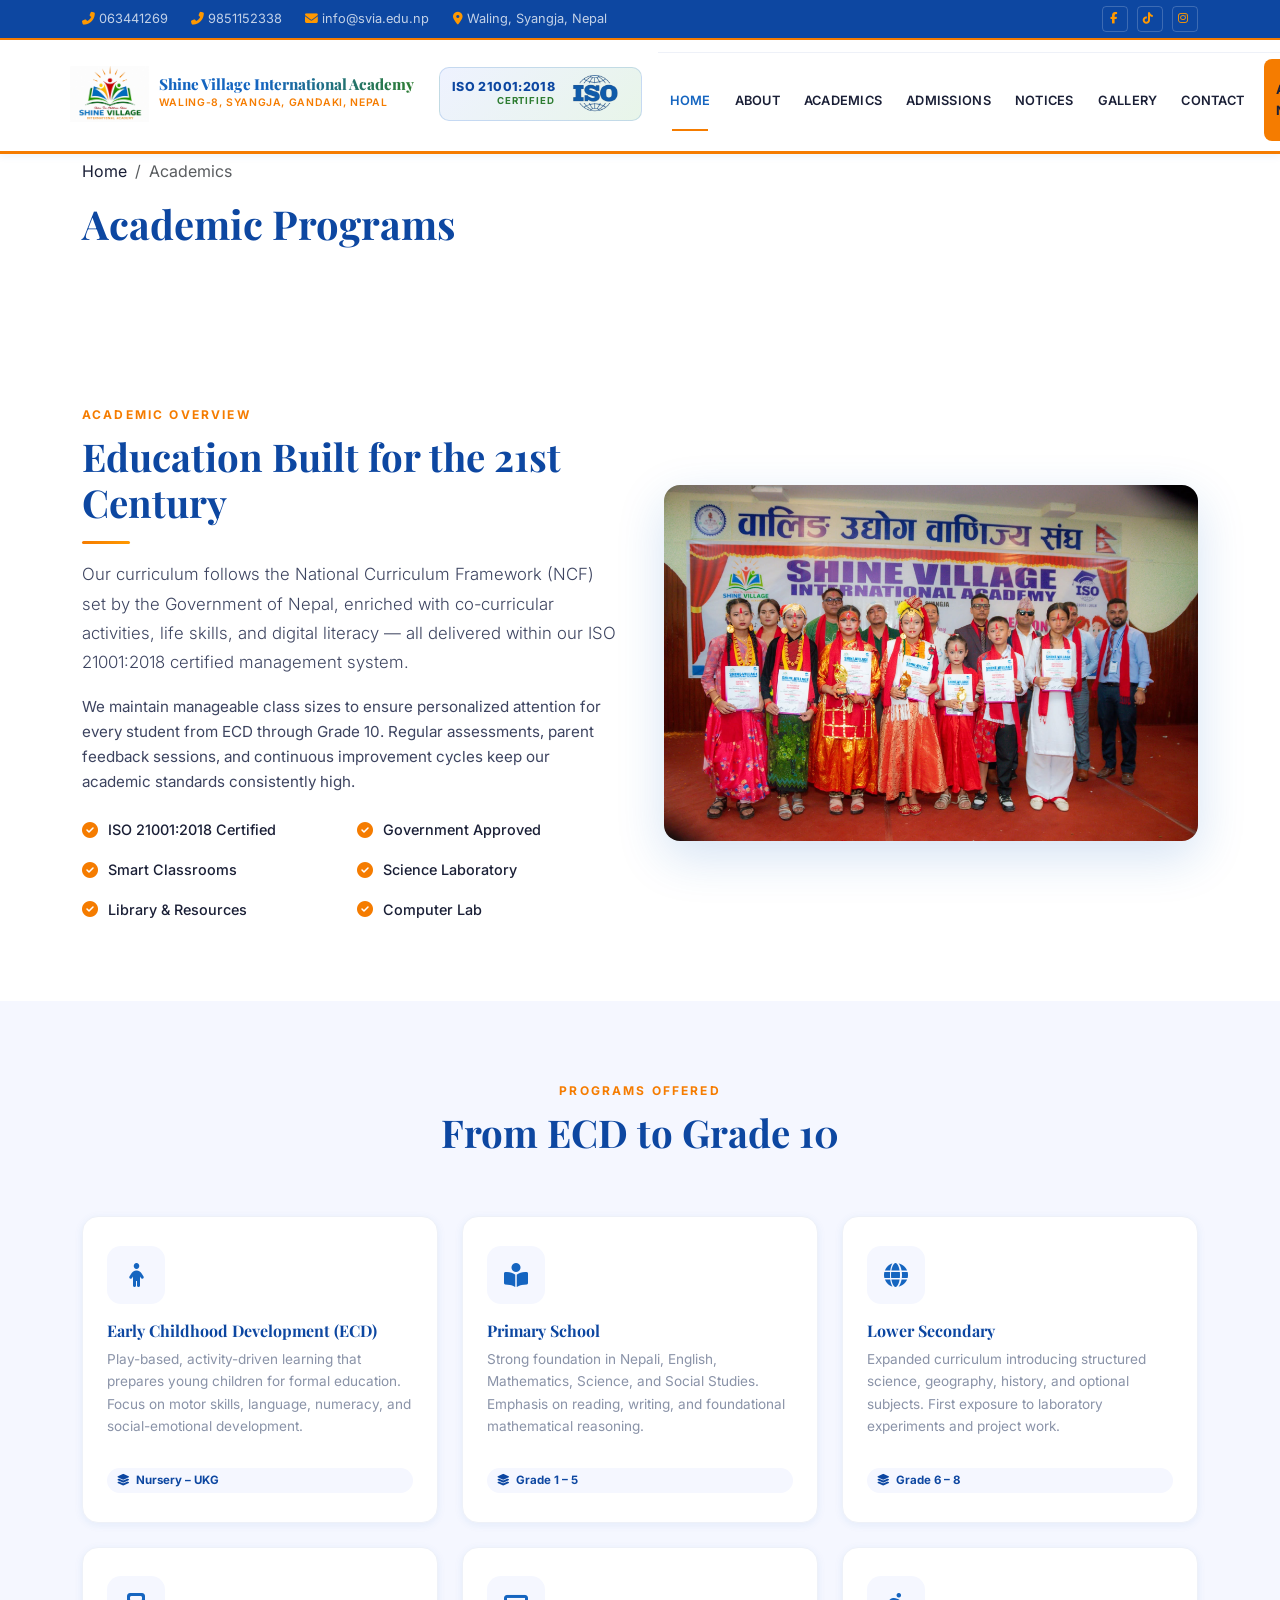
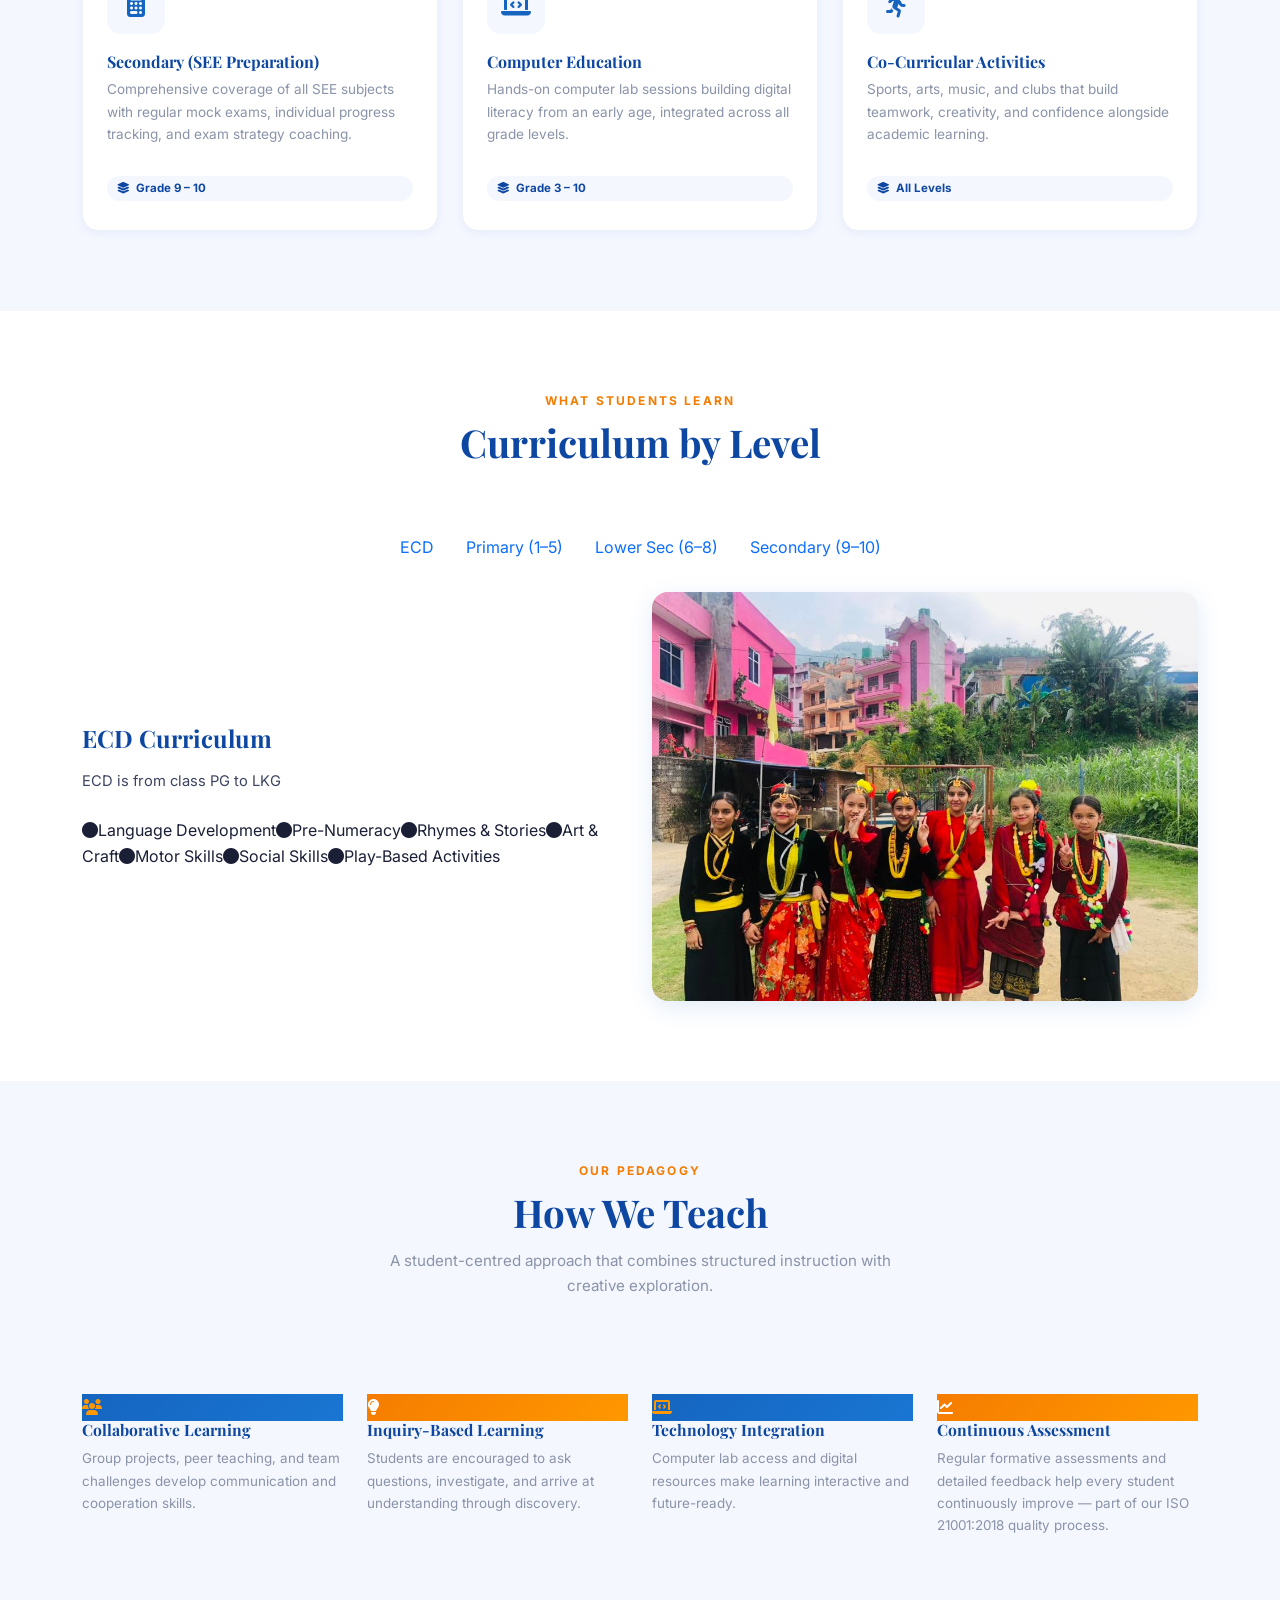
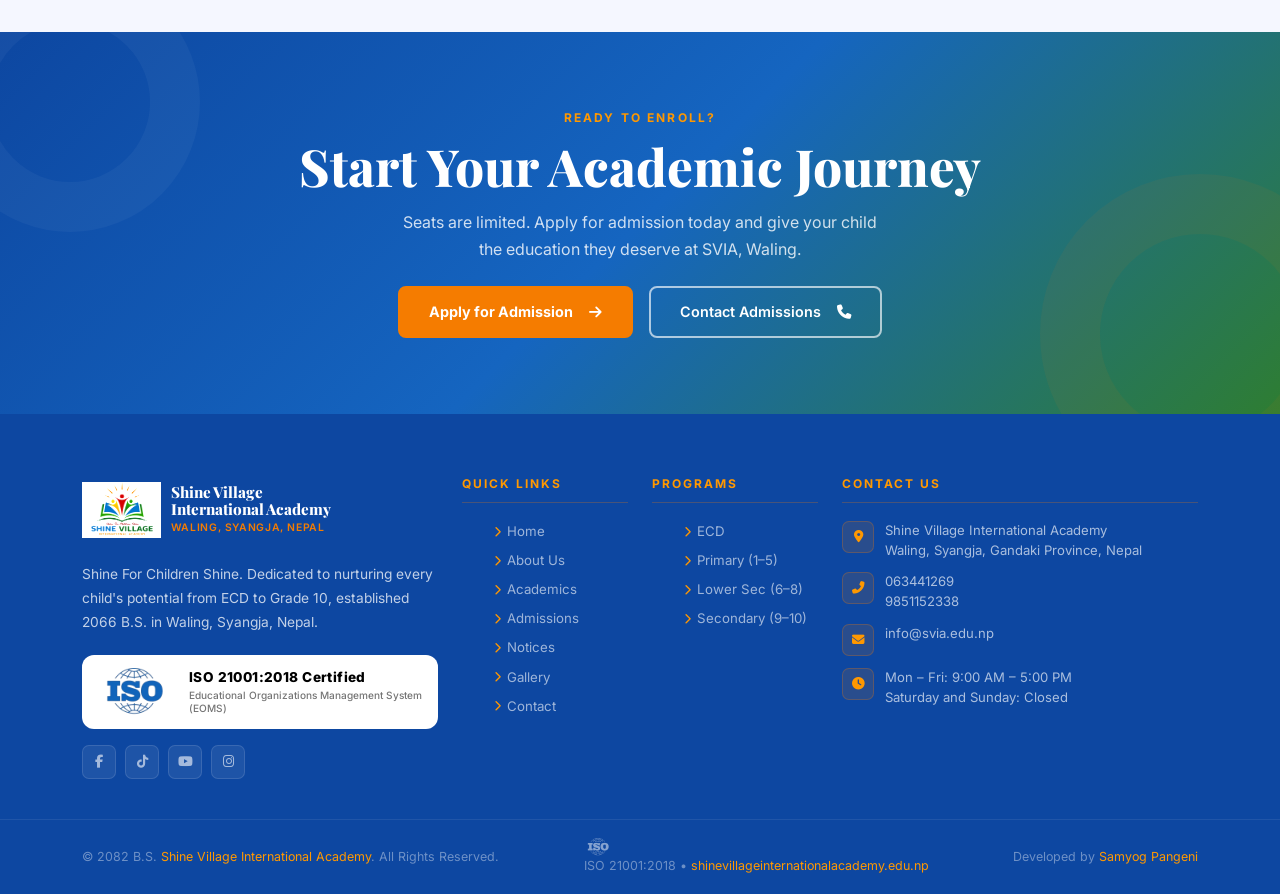
<file: academics/index.html>
<!DOCTYPE html>
<html lang="en">
<head>
  <meta charset="UTF-8" /><meta name="viewport" content="width=device-width, initial-scale=1.0" />
  <base href="/" />
  <title>Academics | Shine Village International Academy — Waling, Syangja</title>
  <meta name="description" content="Explore academic programs at Shine Village International Academy — ECD to Grade 10, ISO 21001:2018 certified institution in Waling, Syangja." />
  <link rel="icon" type="image/png" href="assets/images/logo.png" />
  <link href="https://cdn.jsdelivr.net/npm/bootstrap@5.3.2/dist/css/bootstrap.min.css" rel="stylesheet" />
  <link href="https://cdnjs.cloudflare.com/ajax/libs/font-awesome/6.5.0/css/all.min.css" rel="stylesheet" />
  <link href="https://fonts.googleapis.com/css2?family=Playfair+Display:wght@600;700;800&family=Inter:wght@300;400;500;600;700&display=swap" rel="stylesheet" />
  <link rel="stylesheet" href="assets/css/style.css" />
  <script src="assets/js/loader.js"></script>
  <script type="application/ld+json">
{
  "@context": "https://schema.org",
  "@type": "School",
  "name": "Shine Village International Academy",
  "alternateName": "SVIA",
  "url": "https://svia.edu.np",
  "logo": "https://svia.edu.np/assets/images/logo.png",
  "description": "Shine Village International Academy is an ISO 21001:2018 certified educational institution in Waling, Syangja, Nepal, offering quality education from Early Childhood Development (ECD) to Grade 10.",
  "foundingDate": "2066",
  "address": {
    "@type": "33801:PostalAddress",
    "streetAddress": "Waling-08",
    "addressLocality": "Waling",
    "addressRegion": "Syangja",
    "addressCountry": "NP"
  },
  "telephone": "9851152338",
  "email": "info@svia.edu.np",
  "sameAs": [
    "https://www.facebook.com/profile.php?id=100063855158787",
    "https://www.instagram.com/YOUR-HANDLE"
  ]
}
</script>
</head>
<body>

<div id="site-header"></div>

<!-- ═══════════════════ PAGE HERO ═══════════════════ -->
<section class="page-hero">
  <div class="container">
    <nav aria-label="breadcrumb" class="breadcrumb-nav mb-3"><ol class="breadcrumb mb-0"><li class="breadcrumb-item"><a href="/">Home</a></li><li class="breadcrumb-item active">Academics</li></ol></nav>
    <h1 class="page-hero-title">Academic <span>Programs</span></h1>
    <p class="mt-2" style="color:rgba(255,255,255,0.7);max-width:560px">A rigorous, balanced curriculum from ECD to Grade 10, designed to challenge students intellectually and develop them holistically.</p>
  </div>
</section>

<!-- ═══════════════════ OVERVIEW ═══════════════════ -->
<section class="section-pad">
  <div class="container">
    <div class="row g-5 align-items-center">
      <div class="col-lg-6 reveal-left">
        <span class="section-eyebrow">Academic Overview</span>
        <h2 class="section-title">Education Built for the 21st Century</h2>
        <div class="divider-orange"></div>
        <p class="lead mb-3">Our curriculum follows the National Curriculum Framework (NCF) set by the Government of Nepal, enriched with co-curricular activities, life skills, and digital literacy — all delivered within our ISO 21001:2018 certified management system.</p>
        <p style="color:var(--dark-gray);font-size:0.95rem;margin-bottom:1.5rem">We maintain manageable class sizes to ensure personalized attention for every student from ECD through Grade 10. Regular assessments, parent feedback sessions, and continuous improvement cycles keep our academic standards consistently high.</p>
        <div class="row g-3">
          <div class="col-6"><div style="display:flex;gap:10px;align-items:center"><i class="fas fa-check-circle text-orange"></i><span style="font-size:0.9rem;font-weight:500">ISO 21001:2018 Certified</span></div></div>
          <div class="col-6"><div style="display:flex;gap:10px;align-items:center"><i class="fas fa-check-circle text-orange"></i><span style="font-size:0.9rem;font-weight:500">Government Approved</span></div></div>
          <div class="col-6"><div style="display:flex;gap:10px;align-items:center"><i class="fas fa-check-circle text-orange"></i><span style="font-size:0.9rem;font-weight:500">Smart Classrooms</span></div></div>
          <div class="col-6"><div style="display:flex;gap:10px;align-items:center"><i class="fas fa-check-circle text-orange"></i><span style="font-size:0.9rem;font-weight:500">Science Laboratory</span></div></div>
          <div class="col-6"><div style="display:flex;gap:10px;align-items:center"><i class="fas fa-check-circle text-orange"></i><span style="font-size:0.9rem;font-weight:500">Library &amp; Resources</span></div></div>
          <div class="col-6"><div style="display:flex;gap:10px;align-items:center"><i class="fas fa-check-circle text-orange"></i><span style="font-size:0.9rem;font-weight:500">Computer Lab</span></div></div>
        </div>
      </div>
      <div class="col-lg-6 reveal-right">
        <img src="assets/images/gallery/2.jpg" alt="Classroom at SVIA" style="border-radius:var(--radius-lg);width:100%;box-shadow:var(--shadow-lg)" />
      </div>
    </div>
  </div>
</section>

<!-- ═══════════════════ PROGRAMS OFFERED ═══════════════════ -->
<section class="section-pad section-bg-light">
  <div class="container">
    <div class="row justify-content-center mb-5"><div class="col-lg-6 text-center reveal"><span class="section-eyebrow">Programs Offered</span><h2 class="section-title">From ECD to Grade 10</h2></div></div>
    <div class="row g-4">
      <div class="col-md-6 col-lg-4 reveal"><div class="program-card"><div class="program-icon"><i class="fas fa-child"></i></div><h5>Early Childhood Development (ECD)</h5><p>Play-based, activity-driven learning that prepares young children for formal education. Focus on motor skills, language, numeracy, and social-emotional development.</p><span class="program-grades"><i class="fas fa-layer-group"></i> Nursery – UKG</span></div></div>
      <div class="col-md-6 col-lg-4 reveal"><div class="program-card"><div class="program-icon"><i class="fas fa-book-reader"></i></div><h5>Primary School</h5><p>Strong foundation in Nepali, English, Mathematics, Science, and Social Studies. Emphasis on reading, writing, and foundational mathematical reasoning.</p><span class="program-grades"><i class="fas fa-layer-group"></i> Grade 1 – 5</span></div></div>
      <div class="col-md-6 col-lg-4 reveal"><div class="program-card"><div class="program-icon"><i class="fas fa-globe"></i></div><h5>Lower Secondary</h5><p>Expanded curriculum introducing structured science, geography, history, and optional subjects. First exposure to laboratory experiments and project work.</p><span class="program-grades"><i class="fas fa-layer-group"></i> Grade 6 – 8</span></div></div>
      <div class="col-md-6 col-lg-4 reveal"><div class="program-card"><div class="program-icon"><i class="fas fa-calculator"></i></div><h5>Secondary (SEE Preparation)</h5><p>Comprehensive coverage of all SEE subjects with regular mock exams, individual progress tracking, and exam strategy coaching.</p><span class="program-grades"><i class="fas fa-layer-group"></i> Grade 9 – 10</span></div></div>
      <div class="col-md-6 col-lg-4 reveal"><div class="program-card"><div class="program-icon"><i class="fas fa-laptop-code"></i></div><h5>Computer Education</h5><p>Hands-on computer lab sessions building digital literacy from an early age, integrated across all grade levels.</p><span class="program-grades"><i class="fas fa-layer-group"></i> Grade 3 – 10</span></div></div>
      <div class="col-md-6 col-lg-4 reveal"><div class="program-card"><div class="program-icon"><i class="fas fa-running"></i></div><h5>Co-Curricular Activities</h5><p>Sports, arts, music, and clubs that build teamwork, creativity, and confidence alongside academic learning.</p><span class="program-grades"><i class="fas fa-layer-group"></i> All Levels</span></div></div>
    </div>
  </div>
</section>

<!-- ═══════════════════ CURRICULUM TABS ═══════════════════ -->
<section class="section-pad">
  <div class="container">
    <div class="row justify-content-center mb-5"><div class="col-lg-6 text-center reveal"><span class="section-eyebrow">What Students Learn</span><h2 class="section-title">Curriculum by Level</h2></div></div>
    <ul class="nav curriculum-tab flex-wrap justify-content-center mb-4 reveal" id="currTab">
      <li class="nav-item"><button class="nav-link active" data-bs-toggle="tab" data-bs-target="#ecd">ECD</button></li>
      <li class="nav-item"><button class="nav-link" data-bs-toggle="tab" data-bs-target="#primary">Primary (1–5)</button></li>
      <li class="nav-item"><button class="nav-link" data-bs-toggle="tab" data-bs-target="#lower">Lower Sec (6–8)</button></li>
      <li class="nav-item"><button class="nav-link" data-bs-toggle="tab" data-bs-target="#secondary">Secondary (9–10)</button></li>
    </ul>
    <div class="tab-content reveal">
      <div class="tab-pane fade show active" id="ecd">
        <div class="row g-4 align-items-center">
          <div class="col-lg-6">
            <h4 style="font-family:var(--font-display);color:var(--blue-dark);margin-bottom:1rem">ECD Curriculum</h4>
            <p style="color:var(--dark-gray);font-size:0.92rem;margin-bottom:1.5rem">ECD is from class PG to LKG </p>
            <div><span class="subject-chip"><i class="fas fa-circle"></i>Language Development</span><span class="subject-chip"><i class="fas fa-circle"></i>Pre-Numeracy</span><span class="subject-chip"><i class="fas fa-circle"></i>Rhymes &amp; Stories</span><span class="subject-chip"><i class="fas fa-circle"></i>Art &amp; Craft</span><span class="subject-chip"><i class="fas fa-circle"></i>Motor Skills</span><span class="subject-chip"><i class="fas fa-circle"></i>Social Skills</span><span class="subject-chip"><i class="fas fa-circle"></i>Play-Based Activities</span></div>
          </div>
          <div class="col-lg-6"><img src="assets/images/gallery/13.jpg" alt="ECD class" style="border-radius:var(--radius-lg);width:100%;box-shadow:var(--shadow-md)" /></div>
        </div>
      </div>
      <div class="tab-pane fade" id="primary">
        <div class="row g-4 align-items-center">
          <div class="col-lg-6">
            <h4 style="font-family:var(--font-display);color:var(--blue-dark);margin-bottom:1rem">Primary School Curriculum</h4>
            <p style="color:var(--dark-gray);font-size:0.92rem;margin-bottom:1.5rem">The primary curriculum develops foundational literacy and numeracy through structured yet engaging pedagogy. Students are assessed continuously through class activities, projects, and term exams.</p>
            <div><span class="subject-chip"><i class="fas fa-circle"></i>Nepali Language</span><span class="subject-chip"><i class="fas fa-circle"></i>English Language</span><span class="subject-chip"><i class="fas fa-circle"></i>Mathematics</span><span class="subject-chip"><i class="fas fa-circle"></i>Environmental Science</span><span class="subject-chip"><i class="fas fa-circle"></i>Social Studies</span><span class="subject-chip"><i class="fas fa-circle"></i>Moral Education</span><span class="subject-chip"><i class="fas fa-circle"></i>Health &amp; Physical Education</span><span class="subject-chip"><i class="fas fa-circle"></i>Computer Fundamentals</span><span class="subject-chip"><i class="fas fa-circle"></i>Art &amp; Craft</span></div>
          </div>
          <div class="col-lg-6"><img src="assets/images/gallery/14.jpg" alt="Primary class" style="border-radius:var(--radius-lg);width:100%;box-shadow:var(--shadow-md)" /></div>
        </div>
      </div>
      <div class="tab-pane fade" id="lower">
        <div class="row g-4 align-items-center">
          <div class="col-lg-6">
            <h4 style="font-family:var(--font-display);color:var(--blue-dark);margin-bottom:1rem">Lower Secondary Curriculum</h4>
            <p style="color:var(--dark-gray);font-size:0.92rem;margin-bottom:1.5rem">Students engage with more complex subjects and begin laboratory science. Project-based learning and group work develop collaboration and critical thinking.</p>
            <div><span class="subject-chip"><i class="fas fa-circle"></i>Nepali</span><span class="subject-chip"><i class="fas fa-circle"></i>English</span><span class="subject-chip"><i class="fas fa-circle"></i>Mathematics</span><span class="subject-chip"><i class="fas fa-circle"></i>Science</span><span class="subject-chip"><i class="fas fa-circle"></i>Social Studies</span><span class="subject-chip"><i class="fas fa-circle"></i>Health &amp; PE</span><span class="subject-chip"><i class="fas fa-circle"></i>Computer Science</span><span class="subject-chip"><i class="fas fa-circle"></i>Optional Subject</span><span class="subject-chip"><i class="fas fa-circle"></i>Moral Education</span></div>
          </div>
          <div class="col-lg-6"><img src="assets/images/gallery/15.jpg" alt="Lower secondary" style="border-radius:var(--radius-lg);width:100%;box-shadow:var(--shadow-md)" /></div>
        </div>
      </div>
      <div class="tab-pane fade" id="secondary">
        <div class="row g-4 align-items-center">
          <div class="col-lg-6">
            <h4 style="font-family:var(--font-display);color:var(--blue-dark);margin-bottom:1rem">Secondary (SEE) Curriculum</h4>
            <p style="color:var(--dark-gray);font-size:0.92rem;margin-bottom:1.5rem">The SEE curriculum is meticulously structured with regular unit tests, half-yearly exams, and full mock SEE exams to ensure students are fully prepared for the national examination.</p>
            <div><span class="subject-chip"><i class="fas fa-circle"></i>Compulsory Nepali</span><span class="subject-chip"><i class="fas fa-circle"></i>Compulsory English</span><span class="subject-chip"><i class="fas fa-circle"></i>Compulsory Mathematics</span><span class="subject-chip"><i class="fas fa-circle"></i>Science &amp; Technology</span><span class="subject-chip"><i class="fas fa-circle"></i>Social Studies &amp; HR</span><span class="subject-chip"><i class="fas fa-circle"></i>Health &amp; PE</span><span class="subject-chip"><i class="fas fa-circle"></i>Computer Science (Optional)</span><span class="subject-chip"><i class="fas fa-circle"></i>Opt. Mathematics</span></div>
          </div>
          <div class="col-lg-6"><img src="assets/images/gallery/16.jpg" alt="Secondary" style="border-radius:var(--radius-lg);width:100%;box-shadow:var(--shadow-md)" /></div>
        </div>
      </div>
    </div>
  </div>
</section>

<!-- ═══════════════════ LEARNING APPROACH ═══════════════════ -->
<section class="section-pad section-bg-light">
  <div class="container">
    <div class="row justify-content-center mb-5"><div class="col-lg-6 text-center reveal"><span class="section-eyebrow">Our Pedagogy</span><h2 class="section-title">How We Teach</h2><p class="section-subtitle">A student-centred approach that combines structured instruction with creative exploration.</p></div></div>
    <div class="row g-4">
      <div class="col-md-6 col-lg-3 reveal"><div class="learning-pillar"><div class="pillar-icon" style="background:linear-gradient(135deg,var(--blue),var(--blue-light));color:var(--orange-light)"><i class="fas fa-users"></i></div><h5 style="font-size:0.98rem;margin-bottom:0.5rem">Collaborative Learning</h5><p style="font-size:0.84rem;color:var(--mid-gray)">Group projects, peer teaching, and team challenges develop communication and cooperation skills.</p></div></div>
      <div class="col-md-6 col-lg-3 reveal"><div class="learning-pillar"><div class="pillar-icon" style="background:linear-gradient(135deg,var(--orange),var(--orange-light));color:#fff"><i class="fas fa-lightbulb"></i></div><h5 style="font-size:0.98rem;margin-bottom:0.5rem">Inquiry-Based Learning</h5><p style="font-size:0.84rem;color:var(--mid-gray)">Students are encouraged to ask questions, investigate, and arrive at understanding through discovery.</p></div></div>
      <div class="col-md-6 col-lg-3 reveal"><div class="learning-pillar"><div class="pillar-icon" style="background:linear-gradient(135deg,var(--blue),var(--blue-light));color:var(--orange-light)"><i class="fas fa-laptop-code"></i></div><h5 style="font-size:0.98rem;margin-bottom:0.5rem">Technology Integration</h5><p style="font-size:0.84rem;color:var(--mid-gray)">Computer lab access and digital resources make learning interactive and future-ready.</p></div></div>
      <div class="col-md-6 col-lg-3 reveal"><div class="learning-pillar"><div class="pillar-icon" style="background:linear-gradient(135deg,var(--orange),var(--orange-light));color:#fff"><i class="fas fa-chart-line"></i></div><h5 style="font-size:0.98rem;margin-bottom:0.5rem">Continuous Assessment</h5><p style="font-size:0.84rem;color:var(--mid-gray)">Regular formative assessments and detailed feedback help every student continuously improve — part of our ISO 21001:2018 quality process.</p></div></div>
    </div>
  </div>
</section>

<!-- ═══════════════════ CTA ═══════════════════ -->
<section class="cta-section">
  <div class="container text-center reveal">
    <span class="section-eyebrow" style="color:var(--orange-light)">Ready to Enroll?</span>
    <h2 style="font-size:clamp(2rem,4vw,3.5rem);color:#fff;font-weight:800;margin-bottom:.75rem">Start Your Academic Journey</h2>
    <p class="mb-4" style="color:rgba(255,255,255,0.8);max-width:500px;margin:0 auto 2rem">Seats are limited. Apply for admission today and give your child the education they deserve at SVIA, Waling.</p>
    <div class="d-flex gap-3 justify-content-center flex-wrap">
      <a href="/admissions/" class="btn-orange">Apply for Admission <i class="fas fa-arrow-right ms-2"></i></a>
      <a href="/contact/" class="btn-outline-white">Contact Admissions <i class="fas fa-phone ms-2"></i></a>
    </div>
  </div>
</section>

<div id="site-footer"></div>

<button class="back-to-top" aria-label="Back to top"><i class="fas fa-chevron-up"></i></button>
<script src="https://cdn.jsdelivr.net/npm/bootstrap@5.3.2/dist/js/bootstrap.bundle.min.js"></script>
<script src="assets/js/contact-info.js"></script>
<script src="assets/js/include.js"></script>
<script src="assets/js/script.js"></script>
</body>
</html>
</file>
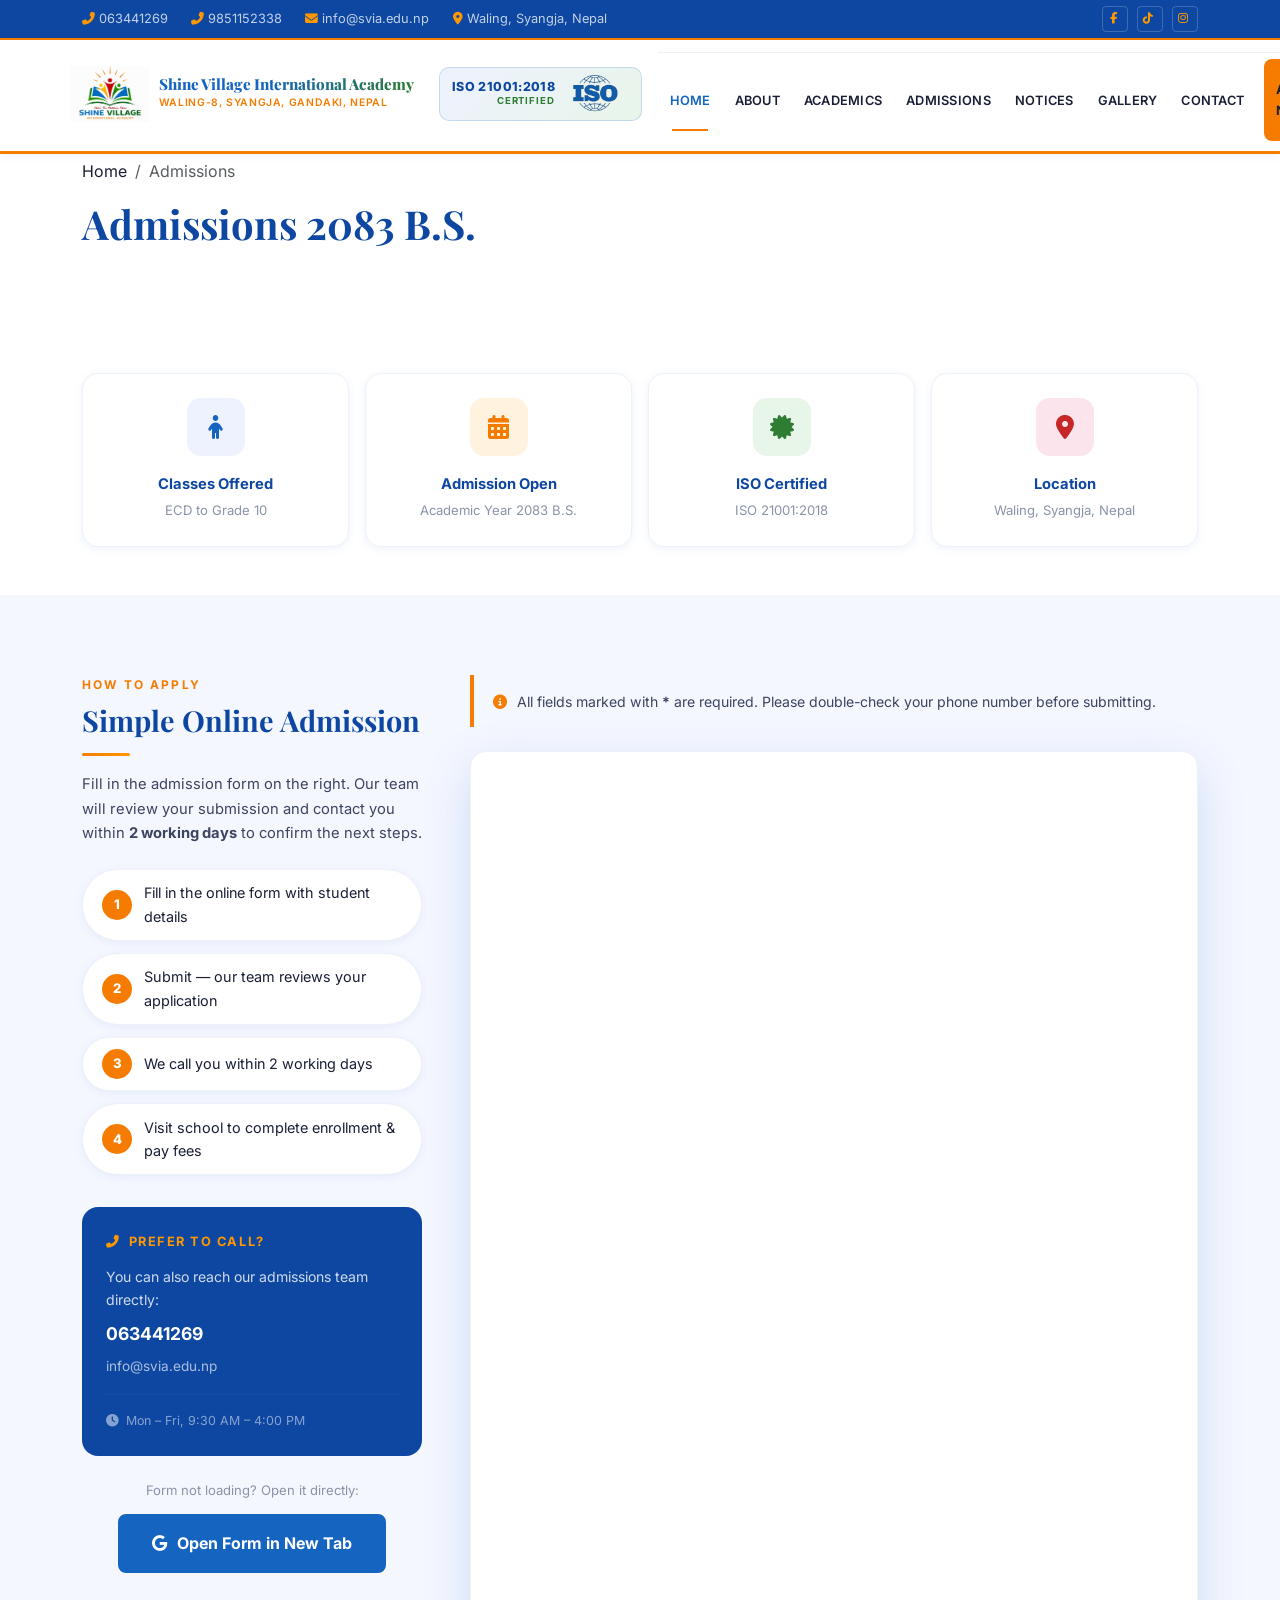
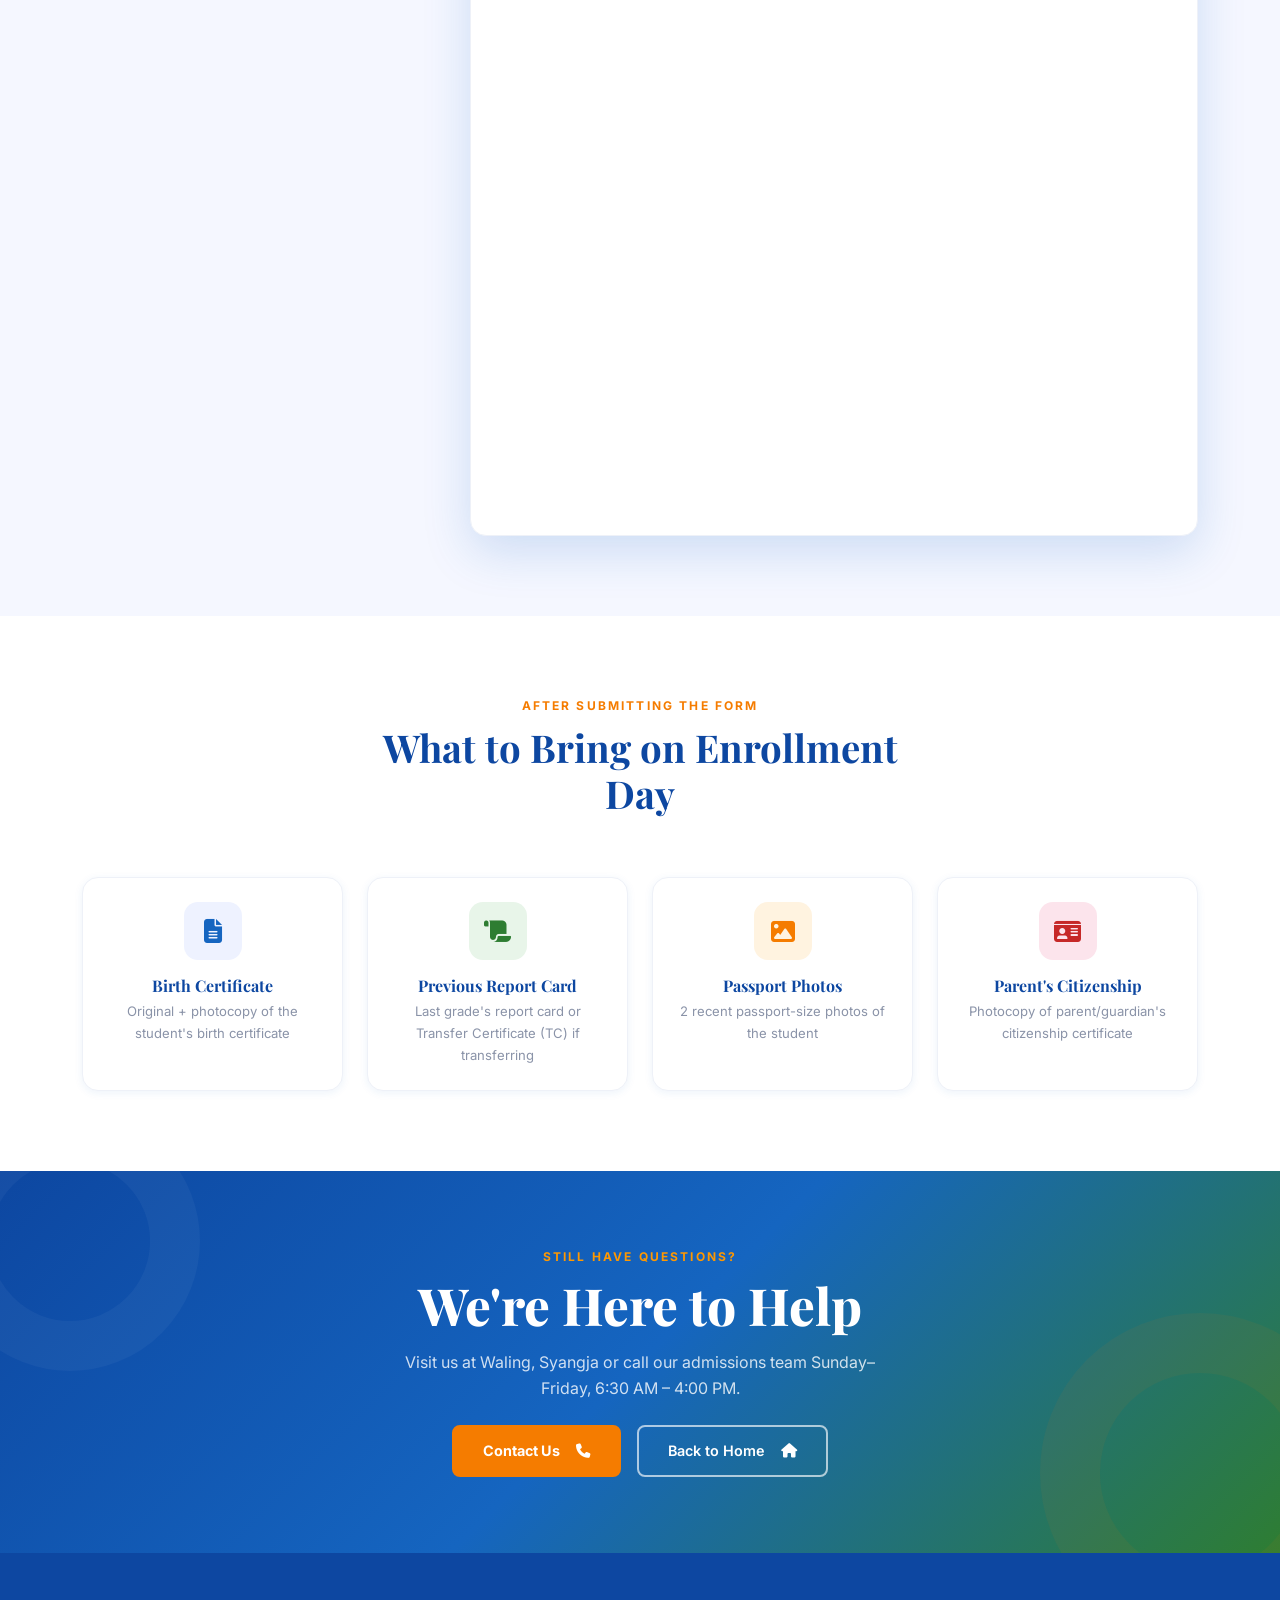
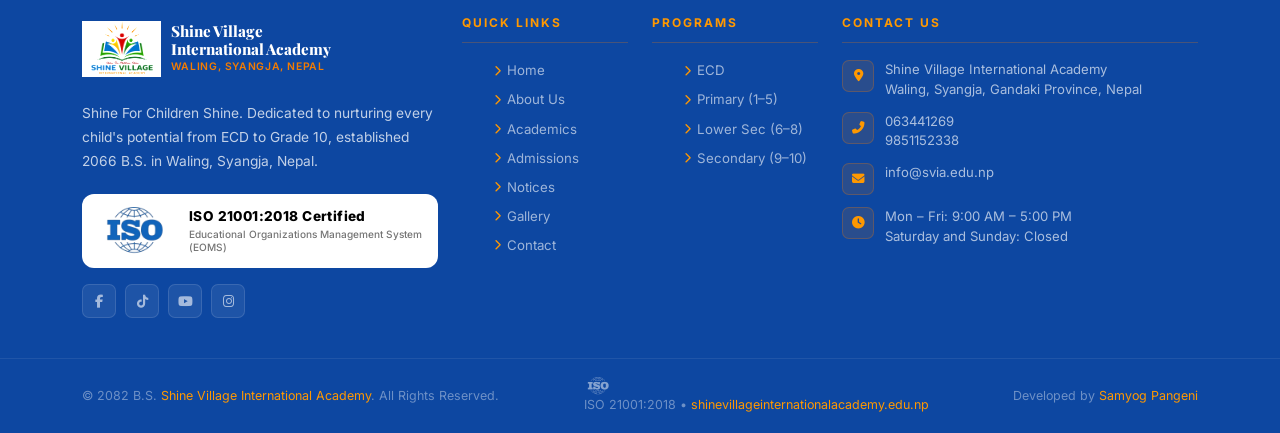
<file: admissions/index.html>
<!DOCTYPE html>
<html lang="en">
<head>
  <meta charset="UTF-8" /><meta name="viewport" content="width=device-width, initial-scale=1.0" />
  <base href="/" />
  <title>Admissions | Shine Village International Academy — Waling, Syangja</title>
  <meta name="description" content="Apply for admission at Shine Village International Academy, Waling, Syangja. Fill in our online admission form to get started." />
  <link rel="icon" type="image/png" href="assets/images/logo.png" />
  <link href="https://cdn.jsdelivr.net/npm/bootstrap@5.3.2/dist/css/bootstrap.min.css" rel="stylesheet" />
  <link href="https://cdnjs.cloudflare.com/ajax/libs/font-awesome/6.5.0/css/all.min.css" rel="stylesheet" />
  <link href="https://fonts.googleapis.com/css2?family=Playfair+Display:wght@600;700;800&family=Inter:wght@300;400;500;600;700&display=swap" rel="stylesheet" />
  <link rel="stylesheet" href="assets/css/style.css" />
  <script src="assets/js/loader.js"></script>
  <style>
    .admission-highlight-card {
      background: #fff;
      border: 1px solid var(--light-gray);
      border-radius: var(--radius-lg);
      padding: 1.5rem;
      text-align: center;
      box-shadow: var(--shadow-sm);
      transition: var(--transition);
      height: 100%;
    }
    .admission-highlight-card:hover { transform: translateY(-4px); box-shadow: var(--shadow-md); }
    .admission-highlight-icon {
      width: 58px; height: 58px;
      border-radius: 14px;
      display: flex; align-items: center; justify-content: center;
      font-size: 1.5rem;
      margin: 0 auto 1rem;
    }
    .google-form-wrap {
      background: #fff;
      border-radius: var(--radius-lg);
      box-shadow: var(--shadow-lg);
      overflow: hidden;
      border: 1px solid var(--light-gray);
    }
    .google-form-wrap iframe {
      width: 100%;
      min-height: 820px;
      border: none;
      display: block;
    }
    .form-notice-strip {
      background: var(--off-white);
      border-left: 4px solid var(--orange);
      border-radius: 0 var(--radius) var(--radius) 0;
      padding: 0.9rem 1.2rem;
      font-size: 0.88rem;
      color: var(--dark-gray);
      margin-bottom: 1.5rem;
    }
    .form-notice-strip i { color: var(--orange); margin-right: 6px; }
    .open-form-btn {
      display: inline-flex;
      align-items: center;
      gap: 10px;
      background: var(--blue);
      color: #fff;
      font-weight: 700;
      font-size: 1rem;
      padding: 0.9rem 2rem;
      border-radius: var(--radius);
      transition: var(--transition);
      border: 2px solid var(--blue);
    }
    .open-form-btn:hover { background: var(--blue-dark); border-color: var(--blue-dark); transform: translateY(-2px); box-shadow: var(--shadow-md); color: #fff; }
    .step-pill {
      display: flex;
      align-items: center;
      gap: 12px;
      background: #fff;
      border: 1px solid var(--light-gray);
      border-radius: 50px;
      padding: 0.7rem 1.2rem;
      margin-bottom: 0.75rem;
      box-shadow: var(--shadow-sm);
      font-size: 0.9rem;
    }
    .step-pill-num {
      min-width: 30px; height: 30px;
      background: var(--orange);
      color: #fff;
      border-radius: 50%;
      display: flex; align-items: center; justify-content: center;
      font-weight: 800;
      font-size: 0.82rem;
      flex-shrink: 0;
    }
  </style>
</head>
<body>

  <base href="/" />
<div id="site-header"></div>

<!-- ═══════════════════ PAGE HERO ═══════════════════ -->
<section class="page-hero">
  <div class="container">
    <nav aria-label="breadcrumb" class="breadcrumb-nav mb-3"><ol class="breadcrumb mb-0"><li class="breadcrumb-item"><a href="/">Home</a></li><li class="breadcrumb-item active">Admissions</li></ol></nav>
    <h1 class="page-hero-title">Admissions <span>2083 B.S.</span></h1>
    <p class="mt-2" style="color:rgba(255,255,255,0.75);max-width:560px">Secure your child's place at Shine Village International Academy. Fill in the online form below or visit us at Waling, Syangja.</p>
  </div>
</section>

<!-- ═══════════════════ HIGHLIGHTS ═══════════════════ -->
<section class="section-pad-sm">
  <div class="container">
    <div class="row g-3 justify-content-center">
      <div class="col-6 col-md-3 reveal">
        <div class="admission-highlight-card">
          <div class="admission-highlight-icon" style="background:#EEF2FF;color:var(--blue)"><i class="fas fa-child"></i></div>
          <div style="font-weight:700;font-size:0.92rem;color:var(--blue-dark)">Classes Offered</div>
          <div style="font-size:0.82rem;color:var(--mid-gray);margin-top:4px">ECD to Grade 10</div>
        </div>
      </div>
      <div class="col-6 col-md-3 reveal">
        <div class="admission-highlight-card">
          <div class="admission-highlight-icon" style="background:#FFF3E0;color:var(--orange)"><i class="fas fa-calendar-alt"></i></div>
          <div style="font-weight:700;font-size:0.92rem;color:var(--blue-dark)">Admission Open</div>
          <div style="font-size:0.82rem;color:var(--mid-gray);margin-top:4px">Academic Year 2083 B.S.</div>
        </div>
      </div>
      <div class="col-6 col-md-3 reveal">
        <div class="admission-highlight-card">
          <div class="admission-highlight-icon" style="background:#E8F5E9;color:var(--green)"><i class="fas fa-certificate"></i></div>
          <div style="font-weight:700;font-size:0.92rem;color:var(--blue-dark)">ISO Certified</div>
          <div style="font-size:0.82rem;color:var(--mid-gray);margin-top:4px">ISO 21001:2018</div>
        </div>
      </div>
      <div class="col-6 col-md-3 reveal">
        <div class="admission-highlight-card">
          <div class="admission-highlight-icon" style="background:#FCE4EC;color:#C62828"><i class="fas fa-map-marker-alt"></i></div>
          <div style="font-weight:700;font-size:0.92rem;color:var(--blue-dark)">Location</div>
          <div style="font-size:0.82rem;color:var(--mid-gray);margin-top:4px">Waling, Syangja, Nepal</div>
        </div>
      </div>
    </div>
  </div>
</section>

<!-- ═══════════════════ MAIN FORM SECTION ═══════════════════ -->
<section class="section-pad section-bg-light">
  <div class="container">
    <div class="row g-5 align-items-start">

      <!-- Left: Instructions -->
      <div class="col-lg-4 reveal-left">
        <span class="section-eyebrow">How to Apply</span>
        <h2 class="section-title" style="font-size:1.8rem">Simple Online Admission</h2>
        <div class="divider-orange"></div>
        <p style="color:var(--dark-gray);font-size:0.92rem;margin-bottom:1.5rem">Fill in the admission form on the right. Our team will review your submission and contact you within <strong>2 working days</strong> to confirm the next steps.</p>

        <div class="step-pill reveal"><div class="step-pill-num">1</div><span>Fill in the online form with student details</span></div>
        <div class="step-pill reveal"><div class="step-pill-num">2</div><span>Submit — our team reviews your application</span></div>
        <div class="step-pill reveal"><div class="step-pill-num">3</div><span>We call you within 2 working days</span></div>
        <div class="step-pill reveal"><div class="step-pill-num">4</div><span>Visit school to complete enrollment &amp; pay fees</span></div>

        <div style="background:var(--navy, var(--blue-dark));border-radius:var(--radius-lg);padding:1.5rem;margin-top:2rem">
          <div style="color:var(--orange-light, var(--orange));font-weight:700;font-size:0.8rem;letter-spacing:0.12em;text-transform:uppercase;margin-bottom:0.75rem"><i class="fas fa-phone-alt me-2"></i>Prefer to Call?</div>
          <p style="color:rgba(255,255,255,0.8);font-size:0.88rem;margin-bottom:0.5rem">You can also reach our admissions team directly:</p>
          <a data-info="phone1" href="#" style="color:#fff;font-weight:700;font-size:1.1rem;display:block;margin-bottom:4px">063441269</a>
          <a data-info="email" href="#" style="color:rgba(255,255,255,0.65);font-size:0.85rem">info@svia.edu.np</a>
          <hr style="border-color:rgba(255,255,255,0.12);margin:1rem 0">
          <div style="font-size:0.78rem;color:rgba(255,255,255,0.5)"><i class="fas fa-clock me-1"></i> Mon – Fri, 9:30 AM – 4:00 PM</div>
        </div>

        <!-- Direct link fallback -->
        <div class="text-center mt-4">
          <p style="font-size:0.82rem;color:var(--mid-gray);margin-bottom:0.75rem">Form not loading? Open it directly:</p>
          <a href="https://docs.google.com/forms/d/e/1FAIpQLScrwMxURt5ELFrQrwnYbqYY6DAe-Y_P1_wdGwfwDQReKjp82A/viewform?usp=publish-editor" target="_blank" class="open-form-btn">
            <i class="fab fa-google"></i> Open Form in New Tab
          </a>
        </div>
      </div>

      <!-- Right: Google Form Embed -->
      <div class="col-lg-8 reveal-right">
        <div class="form-notice-strip">
          <i class="fas fa-info-circle"></i>
          All fields marked with <strong>*</strong> are required. Please double-check your phone number before submitting.
        </div>
        <div class="google-form-wrap">
          <!--
            ═══════════════════════════════════════════════════
            HOW TO EMBED YOUR GOOGLE FORM:
            1. Go to your Google Form
            2. Click the Send button (top right)
            3. Click the < > (Embed) tab
            4. Copy the iframe src URL
            5. Replace [YOUR GOOGLE FORM EMBED URL] below
               Example src:
               https://docs.google.com/forms/d/e/XXXXXXXX/viewform?embedded=true
            ═══════════════════════════════════════════════════
          -->
          <iframe src="https://docs.google.com/forms/d/e/1FAIpQLScrwMxURt5ELFrQrwnYbqYY6DAe-Y_P1_wdGwfwDQReKjp82A/viewform?embedded=true" width="640" height="1383" frameborder="0" marginheight="0" marginwidth="0">Loading…</iframe>
        </div>
      </div>

    </div>
  </div>
</section>

<!-- ═══════════════════ WHAT TO BRING ═══════════════════ -->
<section class="section-pad">
  <div class="container">
    <div class="row justify-content-center mb-5"><div class="col-lg-6 text-center reveal"><span class="section-eyebrow">After Submitting the Form</span><h2 class="section-title">What to Bring on Enrollment Day</h2></div></div>
    <div class="row g-4 justify-content-center">
      <div class="col-md-6 col-lg-3 reveal">
        <div class="admission-highlight-card">
          <div class="admission-highlight-icon" style="background:#EEF2FF;color:var(--blue)"><i class="fas fa-file-alt"></i></div>
          <h6 style="font-weight:700;color:var(--blue-dark);margin-bottom:0.4rem">Birth Certificate</h6>
          <p style="font-size:0.82rem;color:var(--mid-gray);margin:0">Original + photocopy of the student's birth certificate</p>
        </div>
      </div>
      <div class="col-md-6 col-lg-3 reveal">
        <div class="admission-highlight-card">
          <div class="admission-highlight-icon" style="background:#E8F5E9;color:var(--green)"><i class="fas fa-scroll"></i></div>
          <h6 style="font-weight:700;color:var(--blue-dark);margin-bottom:0.4rem">Previous Report Card</h6>
          <p style="font-size:0.82rem;color:var(--mid-gray);margin:0">Last grade's report card or Transfer Certificate (TC) if transferring</p>
        </div>
      </div>
      <div class="col-md-6 col-lg-3 reveal">
        <div class="admission-highlight-card">
          <div class="admission-highlight-icon" style="background:#FFF3E0;color:var(--orange)"><i class="fas fa-image"></i></div>
          <h6 style="font-weight:700;color:var(--blue-dark);margin-bottom:0.4rem">Passport Photos</h6>
          <p style="font-size:0.82rem;color:var(--mid-gray);margin:0">2 recent passport-size photos of the student</p>
        </div>
      </div>
      <div class="col-md-6 col-lg-3 reveal">
        <div class="admission-highlight-card">
          <div class="admission-highlight-icon" style="background:#FCE4EC;color:#C62828"><i class="fas fa-id-card"></i></div>
          <h6 style="font-weight:700;color:var(--blue-dark);margin-bottom:0.4rem">Parent's Citizenship</h6>
          <p style="font-size:0.82rem;color:var(--mid-gray);margin:0">Photocopy of parent/guardian's citizenship certificate</p>
        </div>
      </div>
    </div>
  </div>
</section>

<!-- ═══════════════════ CTA ═══════════════════ -->
<section class="cta-section">
  <div class="container text-center reveal">
    <span class="section-eyebrow" style="color:var(--orange-light)">Still Have Questions?</span>
    <h2 style="font-size:clamp(2rem,4vw,3.2rem);color:#fff;font-weight:800;margin-bottom:.75rem">We're Here to Help</h2>
    <p class="mb-4" style="color:rgba(255,255,255,0.8);max-width:500px;margin:0 auto 2rem">Visit us at Waling, Syangja or call our admissions team Sunday–Friday, 6:30 AM – 4:00 PM.</p>
    <div class="d-flex gap-3 justify-content-center flex-wrap">
      <a href="/contact/" class="btn-orange">Contact Us <i class="fas fa-phone ms-2"></i></a>
      <a href="/" class="btn-outline-white">Back to Home <i class="fas fa-home ms-2"></i></a>
    </div>
  </div>
</section>

<div id="site-footer"></div>

<button class="back-to-top" aria-label="Back to top"><i class="fas fa-chevron-up"></i></button>
<script src="https://cdn.jsdelivr.net/npm/bootstrap@5.3.2/dist/js/bootstrap.bundle.min.js"></script>
<script src="assets/js/contact-info.js"></script>
<script src="assets/js/include.js"></script>
<script src="assets/js/script.js"></script>
</body>
</html>
</file>
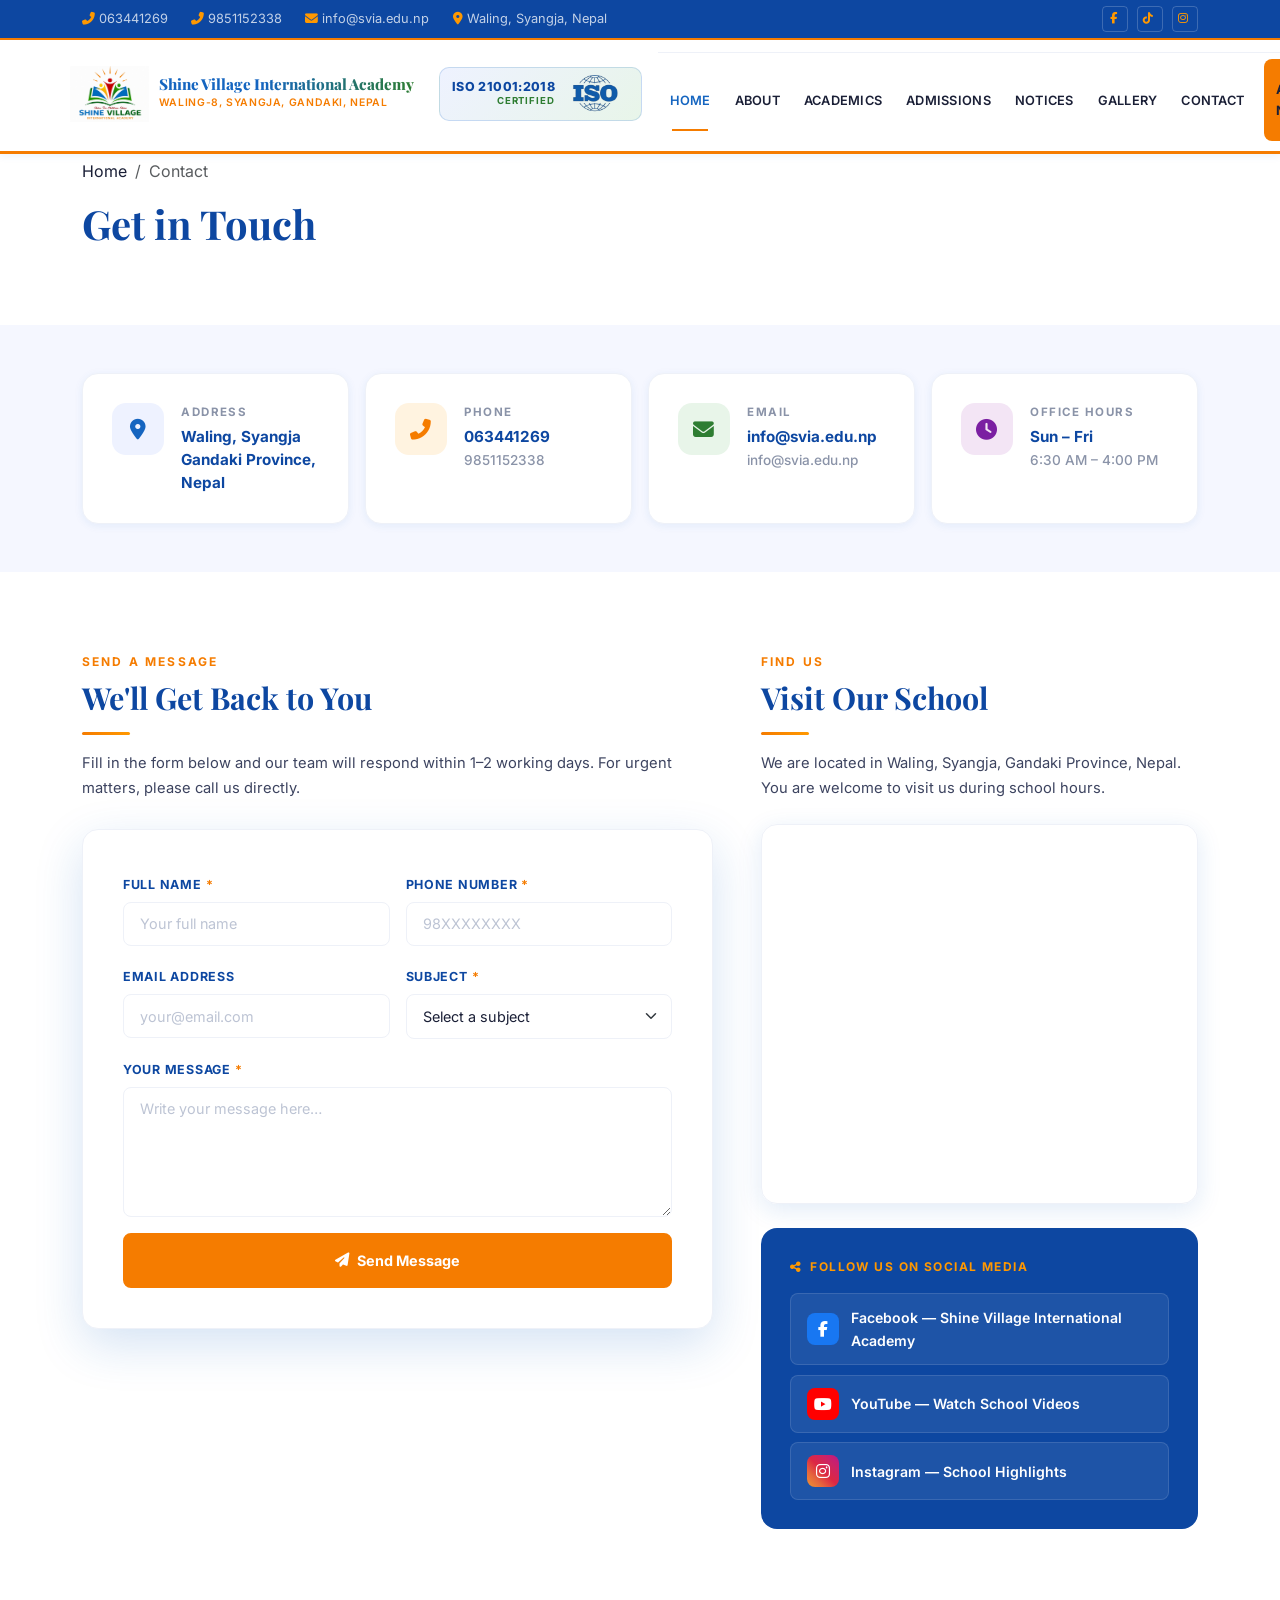
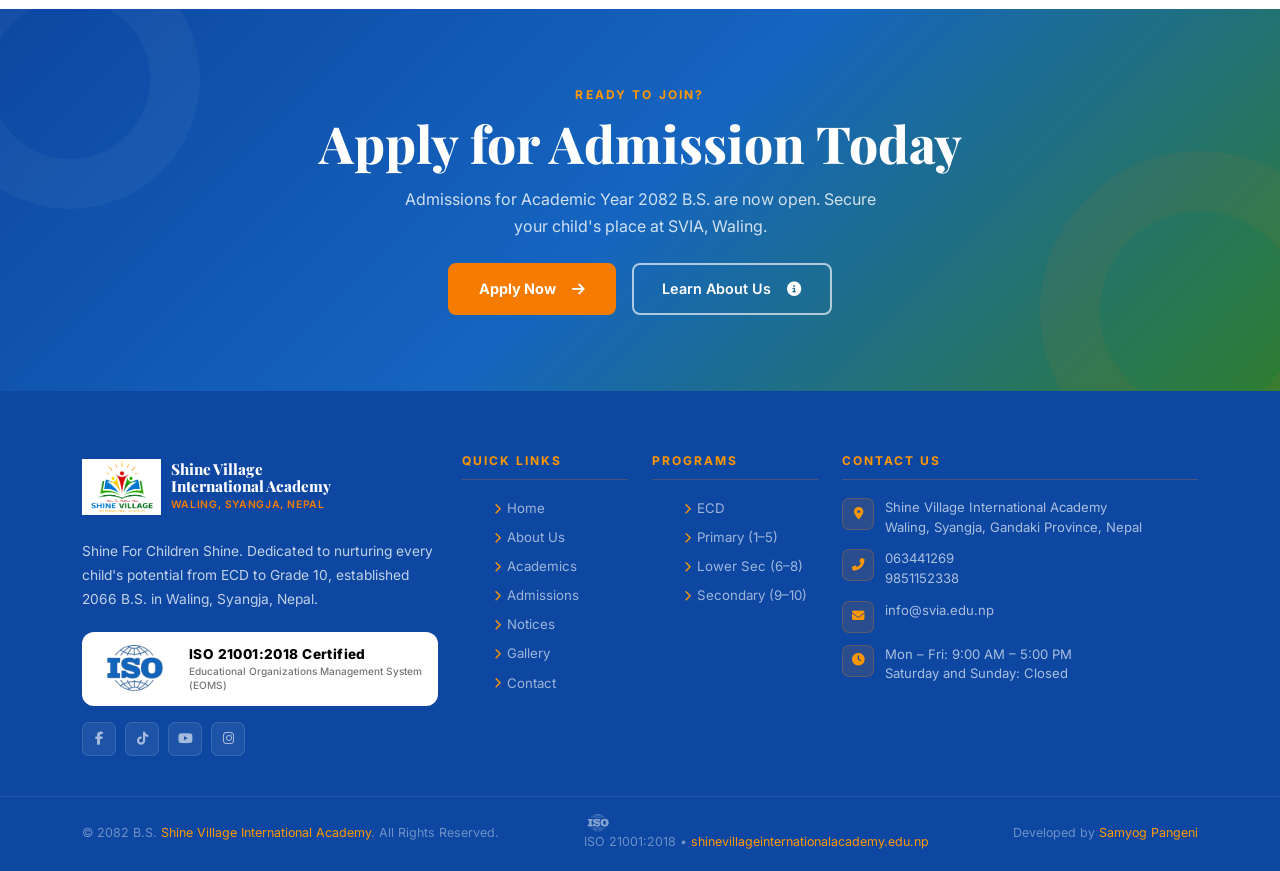
<file: contact/index.html>
<!DOCTYPE html>
<html lang="en">
<head>
  <meta charset="UTF-8" /><meta name="viewport" content="width=device-width, initial-scale=1.0" />
  <base href="/" />
  <title>Contact Us | Shine Village International Academy — Waling, Syangja</title>
  <meta name="description" content="Contact Shine Village International Academy, Waling, Syangja, Nepal. Get in touch via phone, email, or visit us directly." />
  <link rel="icon" type="image/png" href="assets/images/logo.png" />
  <link href="https://cdn.jsdelivr.net/npm/bootstrap@5.3.2/dist/css/bootstrap.min.css" rel="stylesheet" />
  <link href="https://cdnjs.cloudflare.com/ajax/libs/font-awesome/6.5.0/css/all.min.css" rel="stylesheet" />
  <link href="https://fonts.googleapis.com/css2?family=Playfair+Display:wght@600;700;800&family=Inter:wght@300;400;500;600;700&display=swap" rel="stylesheet" />
  <link rel="stylesheet" href="assets/css/style.css" />
  <script src="assets/js/loader.js"></script>
  <style>
    /* ── Contact Info Cards ── */
    .contact-card {
      background: #fff;
      border: 1px solid var(--light-gray);
      border-radius: var(--radius-lg);
      padding: 1.8rem;
      box-shadow: var(--shadow-sm);
      display: flex;
      gap: 1.1rem;
      align-items: flex-start;
      transition: var(--transition);
      height: 100%;
    }
    .contact-card:hover { box-shadow: var(--shadow-md); transform: translateY(-3px); }
    .contact-card-icon {
      width: 52px; height: 52px;
      border-radius: 14px;
      display: flex; align-items: center; justify-content: center;
      font-size: 1.3rem;
      flex-shrink: 0;
    }
    .contact-card-label {
      font-size: 0.72rem;
      font-weight: 700;
      text-transform: uppercase;
      letter-spacing: 0.12em;
      color: var(--mid-gray);
      margin-bottom: 4px;
    }
    .contact-card-value {
      font-weight: 700;
      font-size: 0.95rem;
      color: var(--blue-dark);
      line-height: 1.5;
    }
    .contact-card-value a { color: var(--blue-dark); }
    .contact-card-value a:hover { color: var(--orange); }

    /* ── Contact Form ── */
    .contact-form-wrap {
      background: #fff;
      border-radius: var(--radius-lg);
      padding: 2.5rem;
      box-shadow: var(--shadow-lg);
      border: 1px solid var(--light-gray);
    }
    .form-label {
      font-size: 0.78rem;
      font-weight: 700;
      color: var(--blue-dark);
      text-transform: uppercase;
      letter-spacing: 0.06em;
      margin-bottom: 0.4rem;
    }
    .form-control, .form-select {
      border: 1.5px solid var(--light-gray);
      border-radius: var(--radius);
      font-size: 0.9rem;
      padding: 0.65rem 1rem;
      color: var(--text);
      transition: var(--transition);
    }
    .form-control:focus, .form-select:focus {
      border-color: var(--blue);
      box-shadow: 0 0 0 3px rgba(21,101,192,0.1);
    }
    .form-control::placeholder { color: #BDC4D4; }

    /* Success message */
    .form-success {
      display: none;
      text-align: center;
      padding: 2rem;
    }
    .form-success i {
      font-size: 3rem;
      color: var(--green);
      margin-bottom: 1rem;
      display: block;
    }

    /* ── Map ── */
    .map-wrap {
      border-radius: var(--radius-lg);
      overflow: hidden;
      box-shadow: var(--shadow-md);
      border: 1px solid var(--light-gray);
      height: 380px;
    }
    .map-wrap iframe { width: 100%; height: 100%; border: none; display: block; }

    /* ── Social strip ── */
    .social-strip {
      background: var(--blue-dark);
      border-radius: var(--radius-lg);
      padding: 1.8rem;
    }
    .social-strip-btn {
      display: flex;
      align-items: center;
      gap: 12px;
      background: rgba(255,255,255,0.07);
      border: 1px solid rgba(255,255,255,0.12);
      border-radius: var(--radius);
      padding: 0.75rem 1rem;
      color: #fff;
      font-size: 0.88rem;
      font-weight: 600;
      transition: var(--transition);
      margin-bottom: 0.6rem;
      text-decoration: none;
    }
    .social-strip-btn:last-child { margin-bottom: 0; }
    .social-strip-btn:hover { background: rgba(255,255,255,0.15); color: #fff; transform: translateX(4px); }
    .social-strip-btn i { width: 32px; height: 32px; border-radius: 8px; display: flex; align-items: center; justify-content: center; font-size: 1rem; flex-shrink: 0; }
    .fb-btn i   { background: #1877F2; }
    .yt-btn i   { background: #FF0000; }
    .ig-btn i   { background: linear-gradient(45deg,#f09433,#e6683c,#dc2743,#cc2366,#bc1888); }
  </style>
  <script type="application/ld+json">
{
  "@context": "https://schema.org",
  "@type": "School",
  "name": "Shine Village International Academy",
  "alternateName": "SVIA",
  "url": "https://svia.edu.np",
  "logo": "https://svia.edu.np/assets/images/logo.png",
  "description": "Shine Village International Academy is an ISO 21001:2018 certified educational institution in Waling, Syangja, Nepal, offering quality education from Early Childhood Development (ECD) to Grade 10.",
  "foundingDate": "2066",
  "address": {
    "@type": "33801:PostalAddress",
    "streetAddress": "Waling-08",
    "addressLocality": "Waling",
    "addressRegion": "Syangja",
    "addressCountry": "NP"
  },
  "telephone": "9851152338",
  "email": "info@svia.edu.np",
  "sameAs": [
    "https://www.facebook.com/profile.php?id=100063855158787",
    "https://www.instagram.com/YOUR-HANDLE"
  ]
}
</script>
</head>
<body>

  <base href="/" />
  <base href="/" />
<div id="site-header"></div>

<!-- ═══════════════════ PAGE HERO ═══════════════════ -->
<section class="page-hero">
  <div class="container">
    <nav aria-label="breadcrumb" class="breadcrumb-nav mb-3">
      <ol class="breadcrumb mb-0">
        <li class="breadcrumb-item"><a href="/">Home</a></li>
        <li class="breadcrumb-item active">Contact</li>
      </ol>
    </nav>
    <h1 class="page-hero-title">Get in <span>Touch</span></h1>
    <p class="mt-2" style="color:rgba(255,255,255,0.75);max-width:560px">We'd love to hear from you. Reach out to us for admissions, general queries, or to schedule a campus visit.</p>
  </div>
</section>

<!-- ═══════════════════ CONTACT INFO CARDS ═══════════════════ -->
<section class="section-pad-sm" style="background:var(--off-white)">
  <div class="container">
    <div class="row g-3">
      <div class="col-md-6 col-lg-3 reveal">
        <div class="contact-card">
          <div class="contact-card-icon" style="background:#EEF2FF;color:var(--blue)"><i class="fas fa-map-marker-alt"></i></div>
          <div>
            <div class="contact-card-label">Address</div>
            <div class="contact-card-value">Waling, Syangja<br>Gandaki Province, Nepal</div>
          </div>
        </div>
      </div>
      <div class="col-md-6 col-lg-3 reveal">
        <div class="contact-card">
          <div class="contact-card-icon" style="background:#FFF3E0;color:var(--orange)"><i class="fas fa-phone-alt"></i></div>
          <div>
            <div class="contact-card-label">Phone</div>
            <div class="contact-card-value">
              <a data-info="phone1" href="#">063441269</a><br>
              <a data-info="phone2" href="#" style="font-size:0.85rem;font-weight:500;color:var(--mid-gray)">9851152338</a>
            </div>
          </div>
        </div>
      </div>
      <div class="col-md-6 col-lg-3 reveal">
        <div class="contact-card">
          <div class="contact-card-icon" style="background:#E8F5E9;color:var(--green)"><i class="fas fa-envelope"></i></div>
          <div>
            <div class="contact-card-label">Email</div>
            <div class="contact-card-value">
              <a data-info="email" href="#">info@shinevillage.edu.np</a><br>
              <a data-info="admissionEmail" href="#" style="font-size:0.85rem;font-weight:500;color:var(--mid-gray)"></a>
            </div>
          </div>
        </div>
      </div>
      <div class="col-md-6 col-lg-3 reveal">
        <div class="contact-card">
          <div class="contact-card-icon" style="background:#F3E5F5;color:#7B1FA2"><i class="fas fa-clock"></i></div>
          <div>
            <div class="contact-card-label">Office Hours</div>
            <div class="contact-card-value">Sun – Fri<br><span style="font-size:0.85rem;font-weight:500;color:var(--mid-gray)">6:30 AM – 4:00 PM</span></div>
          </div>
        </div>
      </div>
    </div>
  </div>
</section>

<!-- ═══════════════════ FORM + MAP ═══════════════════ -->
<section class="section-pad">
  <div class="container">
    <div class="row g-5">

      <!-- Contact Form -->
      <div class="col-lg-7 reveal-left">
        <span class="section-eyebrow">Send a Message</span>
        <h2 class="section-title" style="font-size:1.9rem">We'll Get Back to You</h2>
        <div class="divider-orange"></div>
        <p style="color:var(--dark-gray);font-size:0.92rem;margin-bottom:1.8rem">Fill in the form below and our team will respond within 1–2 working days. For urgent matters, please call us directly.</p>

        <div class="contact-form-wrap">
          <form id="contactForm" novalidate>
            <div class="row g-3">
              <div class="col-sm-6">
                <label class="form-label">Full Name <span style="color:var(--orange)">*</span></label>
                <input type="text" class="form-control" placeholder="Your full name" required />
              </div>
              <div class="col-sm-6">
                <label class="form-label">Phone Number <span style="color:var(--orange)">*</span></label>
                <input type="tel" class="form-control" placeholder="98XXXXXXXX" required />
              </div>
              <div class="col-sm-6">
                <label class="form-label">Email Address</label>
                <input type="email" class="form-control" placeholder="your@email.com" />
              </div>
              <div class="col-sm-6">
                <label class="form-label">Subject <span style="color:var(--orange)">*</span></label>
                <select class="form-select" required>
                  <option value="" disabled selected>Select a subject</option>
                  <option>Admission Enquiry</option>
                  <option>Fee Information</option>
                  <option>Academic Query</option>
                  <option>Campus Visit</option>
                  <option>General Enquiry</option>
                  <option>Other</option>
                </select>
              </div>
              <div class="col-12">
                <label class="form-label">Your Message <span style="color:var(--orange)">*</span></label>
                <textarea class="form-control" rows="5" placeholder="Write your message here…" required></textarea>
              </div>
              <div class="col-12">
                <button type="submit" class="btn-orange w-100" style="justify-content:center;padding:0.85rem">
                  <i class="fas fa-paper-plane"></i> Send Message
                </button>
              </div>
            </div>
          </form>

          <!-- Success message (shown after submit) -->
          <div class="form-success" id="formSuccess">
            <i class="fas fa-check-circle"></i>
            <h5 style="color:var(--blue-dark);font-family:var(--font-display)">Message Sent!</h5>
            <p style="color:var(--dark-gray);font-size:0.9rem">Thank you for reaching out. Our team will get back to you within 1–2 working days.</p>
          </div>
        </div>
      </div>

      <!-- Map + Social -->
      <div class="col-lg-5 reveal-right">
        <span class="section-eyebrow">Find Us</span>
        <h2 class="section-title" style="font-size:1.9rem">Visit Our School</h2>
        <div class="divider-orange"></div>
        <p style="color:var(--dark-gray);font-size:0.92rem;margin-bottom:1.5rem">We are located in Waling, Syangja, Gandaki Province, Nepal. You are welcome to visit us during school hours.</p>

        <!-- Google Map -->
        <div class="map-wrap mb-4">
          <!--
            HOW TO EMBED YOUR EXACT GOOGLE MAP LOCATION:
            1. Go to Google Maps and search for your school
            2. Click Share → Embed a map
            3. Copy the iframe src URL
            4. Replace the src below with your URL
          -->
          <iframe
            src="https://www.google.com/maps/embed?pb=!1m18!1m12!1m3!1d3523.3770427887316!2d83.75692347526417!3d27.982358676026035!2m3!1f0!2f0!3f0!3m2!1i1024!2i768!4f13.1!3m3!1m2!1s0x3995daad83e2944d%3A0xc483e89bced1def1!2sShine%20Village%20International%20Academy!5e0!3m2!1sen!2snp!4v1782133413879!5m2!1sen!2snp" width="600" height="450" style="border:0;" allowfullscreen="" loading="lazy" referrerpolicy="no-referrer-when-downgrade">
          </iframe>
        </div>

        <!-- Social Media -->
        <div class="social-strip">
          <div style="color:var(--orange-light);font-size:0.75rem;font-weight:700;text-transform:uppercase;letter-spacing:0.12em;margin-bottom:1rem"><i class="fas fa-share-alt me-2"></i>Follow Us on Social Media</div>
          <a data-info="facebook" href="#" class="social-strip-btn fb-btn" target="_blank" rel="noopener">
            <i class="fab fa-facebook-f"></i> Facebook — Shine Village International Academy
          </a>
          <a data-info="youtube" href="#" class="social-strip-btn yt-btn" target="_blank" rel="noopener">
            <i class="fab fa-youtube"></i> YouTube — Watch School Videos
          </a>
          <a data-info="instagram" href="#" class="social-strip-btn ig-btn" target="_blank" rel="noopener">
            <i class="fab fa-instagram"></i> Instagram — School Highlights
          </a>
        </div>
      </div>

    </div>
  </div>
</section>

<!-- ═══════════════════ CTA ═══════════════════ -->
<section class="cta-section">
  <div class="container text-center reveal">
    <span class="section-eyebrow" style="color:var(--orange-light)">Ready to Join?</span>
    <h2 style="font-size:clamp(2rem,4vw,3.2rem);color:#fff;font-weight:800;margin-bottom:.75rem">Apply for Admission Today</h2>
    <p class="mb-4" style="color:rgba(255,255,255,0.8);max-width:500px;margin:0 auto 2rem">Admissions for Academic Year 2082 B.S. are now open. Secure your child's place at SVIA, Waling.</p>
    <div class="d-flex gap-3 justify-content-center flex-wrap">
      <a href="/admissions/" class="btn-orange">Apply Now <i class="fas fa-arrow-right ms-2"></i></a>
      <a href="/about/" class="btn-outline-white">Learn About Us <i class="fas fa-info-circle ms-2"></i></a>
    </div>
  </div>
</section>

<div id="site-footer"></div>

<button class="back-to-top" aria-label="Back to top"><i class="fas fa-chevron-up"></i></button>
<script src="https://cdn.jsdelivr.net/npm/bootstrap@5.3.2/dist/js/bootstrap.bundle.min.js"></script>
<script src="assets/js/contact-info.js"></script>
<script src="assets/js/include.js"></script>
<script src="assets/js/script.js"></script>
<script>
  /* ── Contact Form Submit ── */
  document.getElementById('contactForm').addEventListener('submit', function (e) {
    e.preventDefault();
    const btn = this.querySelector('[type="submit"]');
    const original = btn.innerHTML;
    btn.innerHTML = '<i class="fas fa-spinner fa-spin me-2"></i>Sending…';
    btn.disabled = true;
    setTimeout(() => {
      this.style.display = 'none';
      document.getElementById('formSuccess').style.display = 'block';
    }, 1500);
  });
</script>
</body>
</html>
</file>
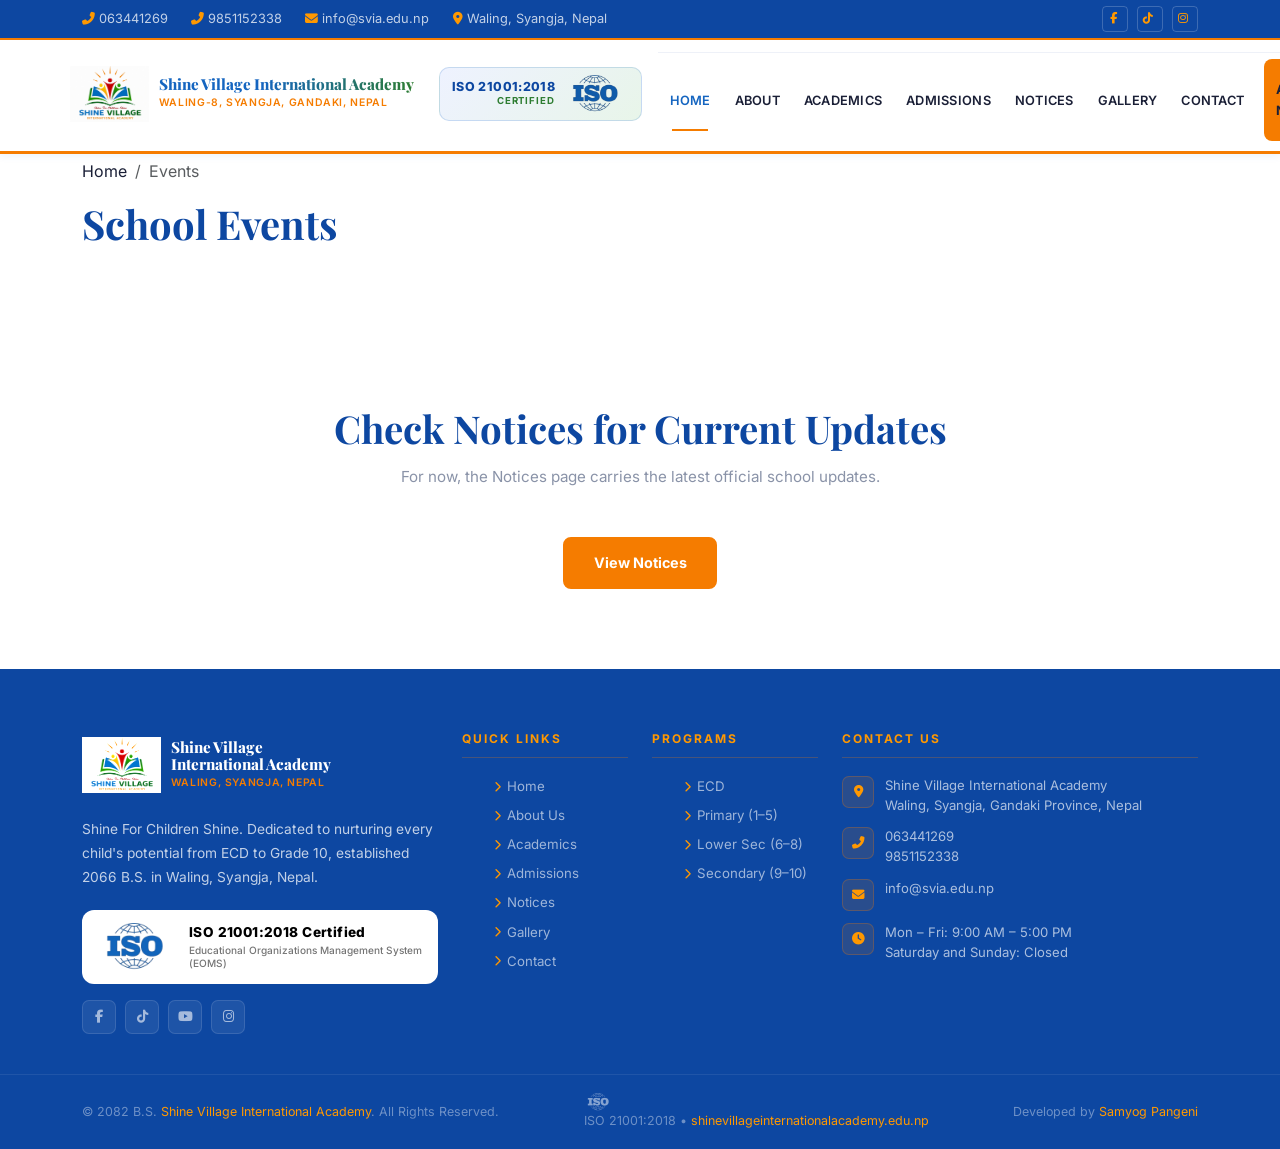
<file: events/index.html>
<!DOCTYPE html>
<html lang="en">
<head>
  <meta charset="UTF-8" />
  <meta name="viewport" content="width=device-width, initial-scale=1.0" />
  <base href="/" />
  <title>Events | Shine Village International Academy — Waling, Syangja</title>
  <meta name="description" content="Upcoming events and activities at Shine Village International Academy." />
  <link rel="icon" type="image/png" href="assets/images/logo.png" />
  <link href="https://cdn.jsdelivr.net/npm/bootstrap@5.3.2/dist/css/bootstrap.min.css" rel="stylesheet" />
  <link href="https://cdnjs.cloudflare.com/ajax/libs/font-awesome/6.5.0/css/all.min.css" rel="stylesheet" />
  <link href="https://fonts.googleapis.com/css2?family=Playfair+Display:wght@600;700;800&family=Inter:wght@300;400;500;600;700&display=swap" rel="stylesheet" />
  <link rel="stylesheet" href="assets/css/style.css" />
  <script src="assets/js/loader.js"></script>
</head>
<body>
<div id="site-header"></div>
<section class="page-hero">
  <div class="container">
    <nav aria-label="breadcrumb" class="breadcrumb-nav mb-3"><ol class="breadcrumb mb-0"><li class="breadcrumb-item"><a href="/">Home</a></li><li class="breadcrumb-item active">Events</li></ol></nav>
    <h1 class="page-hero-title">School <span>Events</span></h1>
    <p class="mt-2" style="color:rgba(255,255,255,0.7);max-width:560px">This page is being prepared. We’ll publish event announcements, celebrations, and activity highlights here.</p>
  </div>
</section>
<section class="section-pad">
  <div class="container text-center">
    <h2 class="section-title">Check Notices for Current Updates</h2>
    <p class="section-subtitle">For now, the Notices page carries the latest official school updates.</p>
    <a href="/notices/" class="btn-orange">View Notices</a>
  </div>
</section>
<div id="site-footer"></div>
<button class="back-to-top" aria-label="Back to top"><i class="fas fa-chevron-up"></i></button>
<script src="https://cdn.jsdelivr.net/npm/bootstrap@5.3.2/dist/js/bootstrap.bundle.min.js"></script>
<script src="assets/js/contact-info.js"></script>
<script src="assets/js/include.js"></script>
<script src="assets/js/script.js"></script>
</body>
</html>
</file>
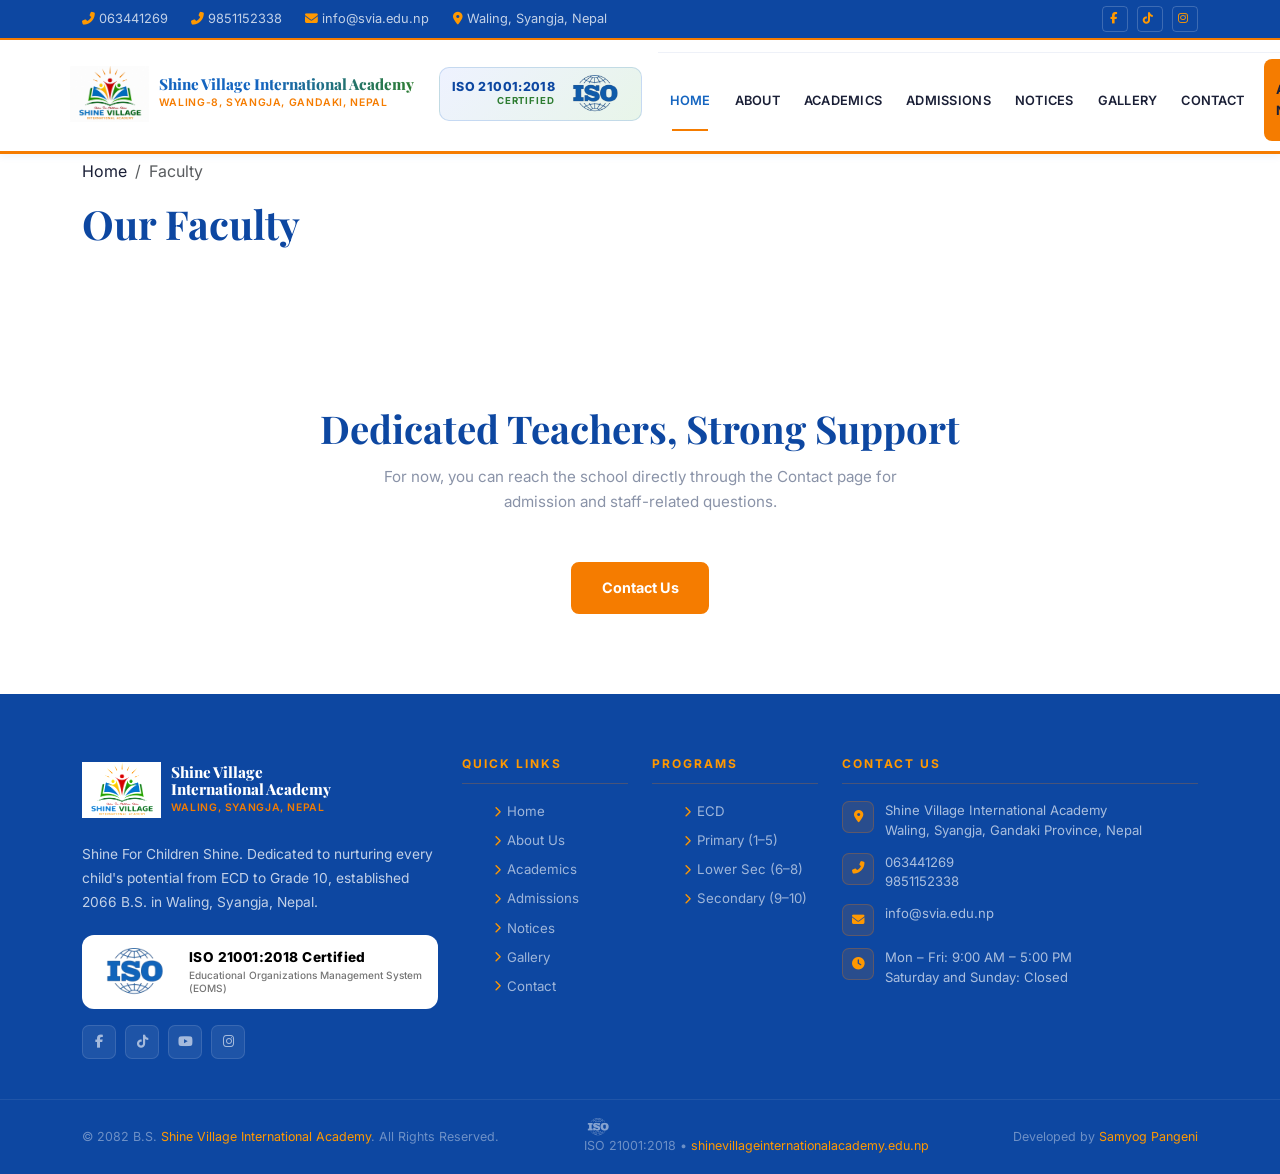
<file: faculty/index.html>
<!DOCTYPE html>
<html lang="en">
<head>
  <meta charset="UTF-8" />
  <meta name="viewport" content="width=device-width, initial-scale=1.0" />
  <base href="/" />
  <title>Faculty | Shine Village International Academy — Waling, Syangja</title>
  <meta name="description" content="Meet the teaching staff and academic leaders of Shine Village International Academy." />
  <link rel="icon" type="image/png" href="assets/images/logo.png" />
  <link href="https://cdn.jsdelivr.net/npm/bootstrap@5.3.2/dist/css/bootstrap.min.css" rel="stylesheet" />
  <link href="https://cdnjs.cloudflare.com/ajax/libs/font-awesome/6.5.0/css/all.min.css" rel="stylesheet" />
  <link href="https://fonts.googleapis.com/css2?family=Playfair+Display:wght@600;700;800&family=Inter:wght@300;400;500;600;700&display=swap" rel="stylesheet" />
  <link rel="stylesheet" href="assets/css/style.css" />
  <script src="assets/js/loader.js"></script>
</head>
<body>
<div id="site-header"></div>
<section class="page-hero">
  <div class="container">
    <nav aria-label="breadcrumb" class="breadcrumb-nav mb-3"><ol class="breadcrumb mb-0"><li class="breadcrumb-item"><a href="/">Home</a></li><li class="breadcrumb-item active">Faculty</li></ol></nav>
    <h1 class="page-hero-title">Our <span>Faculty</span></h1>
    <p class="mt-2" style="color:rgba(255,255,255,0.7);max-width:560px">This page is being prepared. Our teachers are the heart of SVIA, and we will soon publish the full faculty directory here.</p>
  </div>
</section>
<section class="section-pad">
  <div class="container text-center">
    <h2 class="section-title">Dedicated Teachers, Strong Support</h2>
    <p class="section-subtitle">For now, you can reach the school directly through the Contact page for admission and staff-related questions.</p>
    <a href="/contact/" class="btn-orange">Contact Us</a>
  </div>
</section>
<div id="site-footer"></div>
<button class="back-to-top" aria-label="Back to top"><i class="fas fa-chevron-up"></i></button>
<script src="https://cdn.jsdelivr.net/npm/bootstrap@5.3.2/dist/js/bootstrap.bundle.min.js"></script>
<script src="assets/js/contact-info.js"></script>
<script src="assets/js/include.js"></script>
<script src="assets/js/script.js"></script>
</body>
</html>
</file>
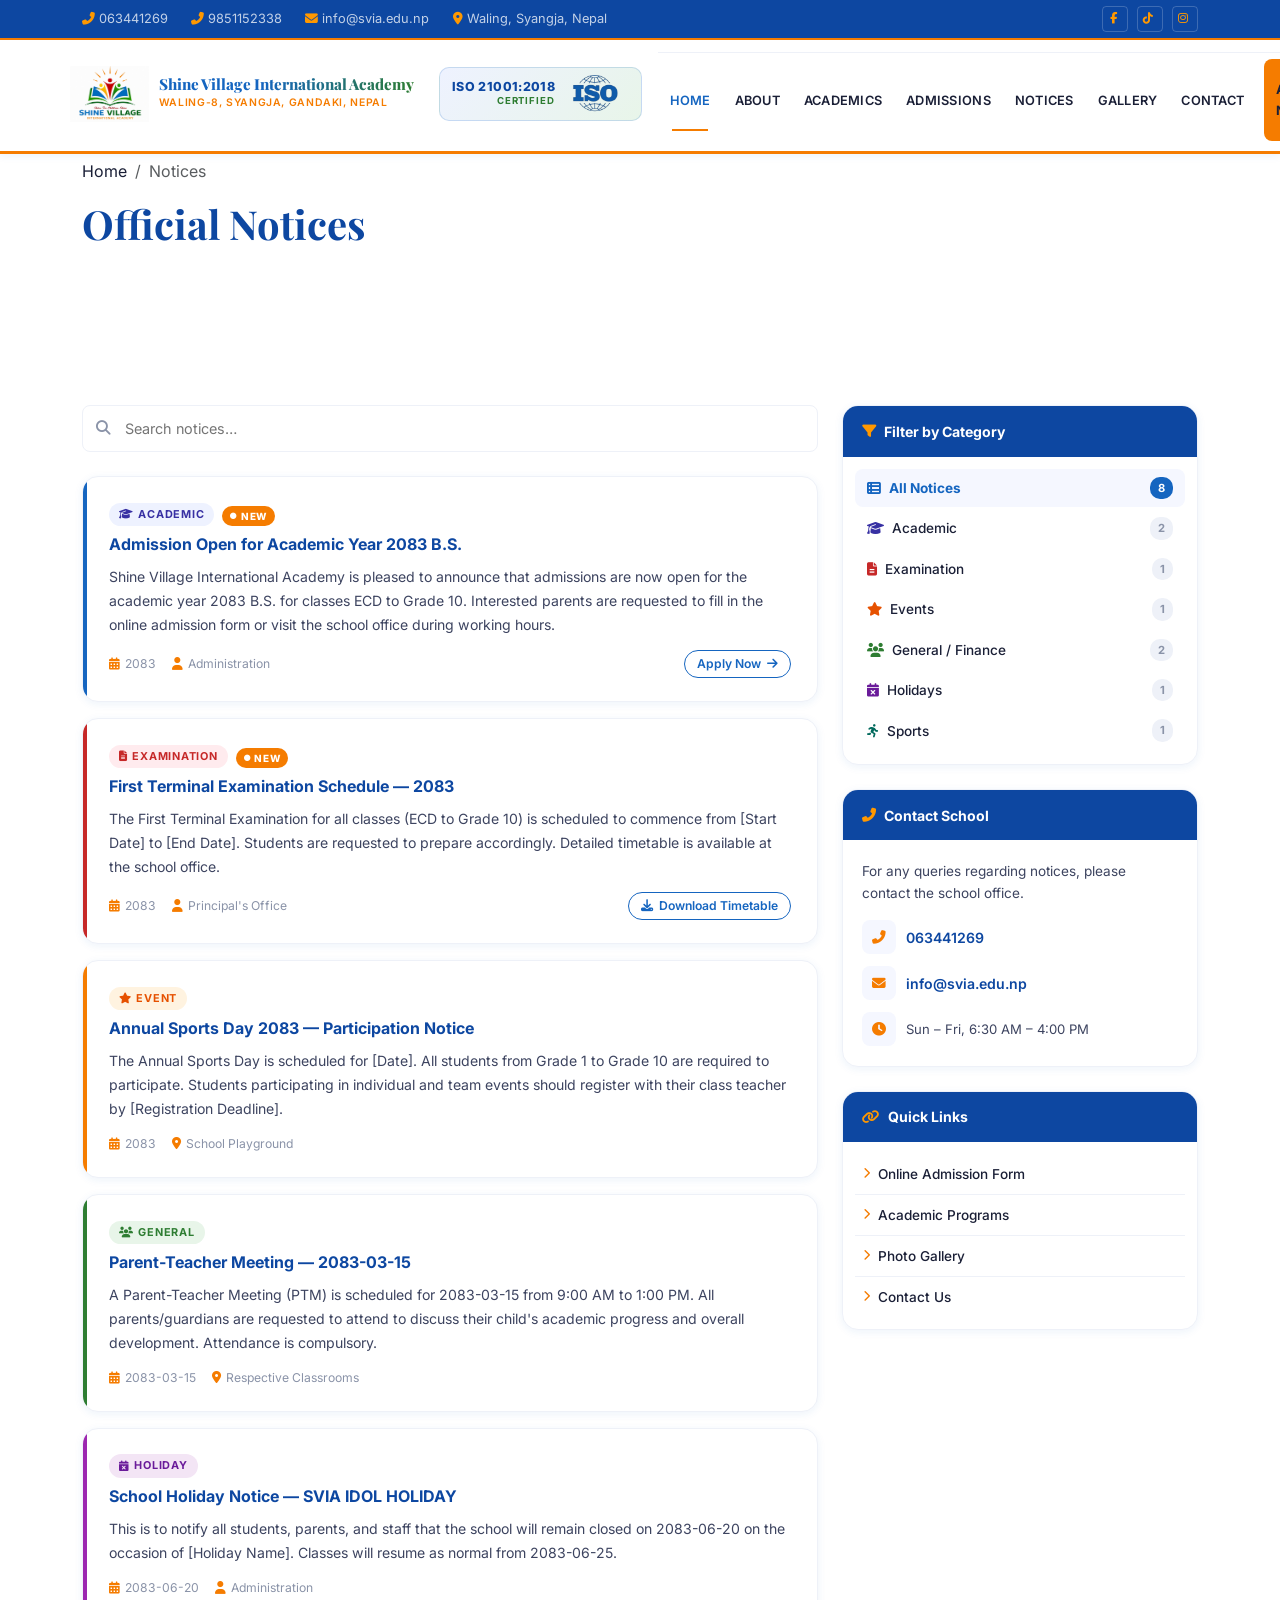
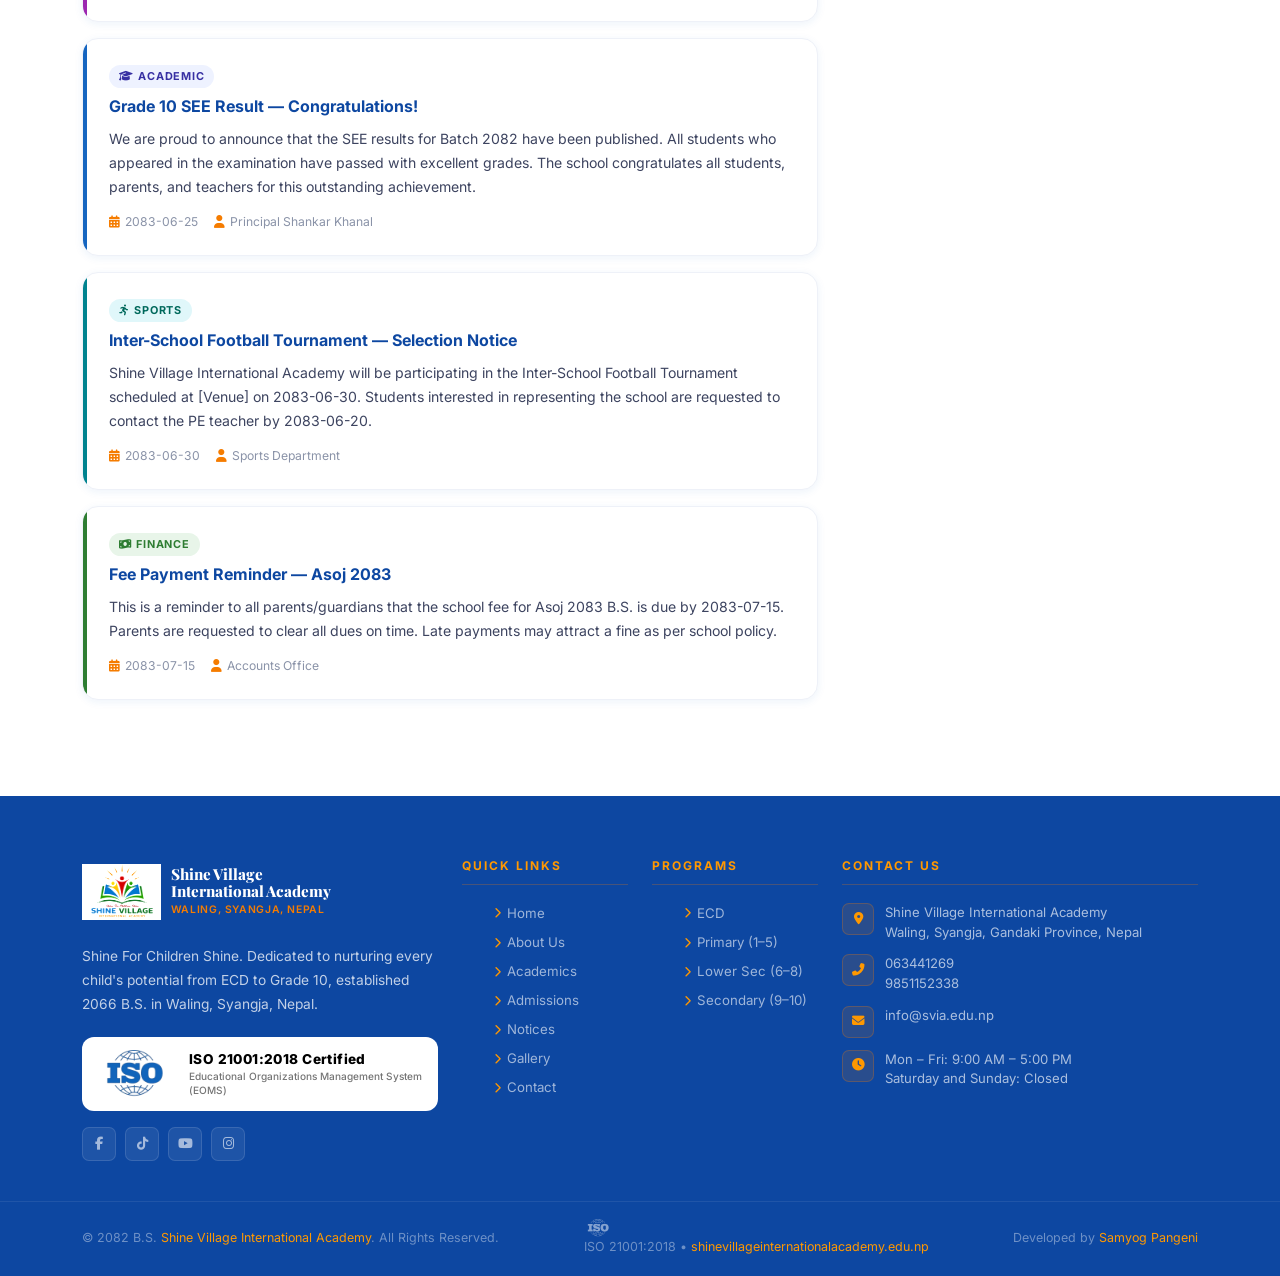
<file: notices/index.html>
<!DOCTYPE html>
<html lang="en">
<head>
  <meta charset="UTF-8" /><meta name="viewport" content="width=device-width, initial-scale=1.0" />
  <base href="/" />
  <title>Notices | Shine Village International Academy — Waling, Syangja</title>
  <meta name="description" content="Official notices and announcements from Shine Village International Academy, Waling, Syangja." />
  <link rel="icon" type="image/png" href="assets/images/logo.png" />
  <link href="https://cdn.jsdelivr.net/npm/bootstrap@5.3.2/dist/css/bootstrap.min.css" rel="stylesheet" />
  <link href="https://cdnjs.cloudflare.com/ajax/libs/font-awesome/6.5.0/css/all.min.css" rel="stylesheet" />
  <link href="https://fonts.googleapis.com/css2?family=Playfair+Display:wght@600;700;800&family=Inter:wght@300;400;500;600;700&display=swap" rel="stylesheet" />
  <link rel="stylesheet" href="assets/css/style.css" />
  <style>
    /* ── Notice Page Specific ── */
    .notice-card {
      background: #fff;
      border: 1px solid var(--light-gray);
      border-radius: var(--radius-lg);
      padding: 1.4rem 1.6rem;
      box-shadow: var(--shadow-sm);
      transition: var(--transition);
      cursor: pointer;
      position: relative;
      overflow: hidden;
    }
    .notice-card::before {
      content: '';
      position: absolute;
      left: 0; top: 0; bottom: 0;
      width: 4px;
      background: var(--light-gray);
      transition: var(--transition);
    }
    .notice-card:hover { box-shadow: var(--shadow-md); transform: translateX(4px); border-color: var(--blue); }
    .notice-card:hover::before { background: var(--blue); }
    .notice-card.cat-academic::before  { background: var(--blue); }
    .notice-card.cat-event::before     { background: var(--orange); }
    .notice-card.cat-admin::before     { background: var(--green); }
    .notice-card.cat-holiday::before   { background: #9C27B0; }
    .notice-card.cat-exam::before      { background: #C62828; }
    .notice-card.cat-sports::before    { background: #00838F; }

    .notice-card-header { display: flex; align-items: flex-start; justify-content: space-between; gap: 1rem; margin-bottom: 0.6rem; }
    .notice-card-title  { font-weight: 700; font-size: 1rem; color: var(--blue-dark); line-height: 1.3; }
    .notice-card-body   { font-size: 0.88rem; color: var(--dark-gray); line-height: 1.7; }
    .notice-card-footer { display: flex; align-items: center; gap: 1rem; margin-top: 0.85rem; flex-wrap: wrap; }
    .notice-meta        { display: flex; align-items: center; gap: 5px; font-size: 0.76rem; color: var(--mid-gray); }
    .notice-meta i      { color: var(--orange); }

    .cat-badge {
      display: inline-flex; align-items: center; gap: 5px;
      font-size: 0.68rem; font-weight: 700;
      padding: 3px 10px; border-radius: 20px;
      text-transform: uppercase; letter-spacing: 0.07em;
      white-space: nowrap;
    }
    .badge-academic { background: #EEF2FF; color: #3730A3; }
    .badge-event    { background: #FFF3E0; color: #E65100; }
    .badge-admin    { background: #E8F5E9; color: #2E7D32; }
    .badge-holiday  { background: #F3E5F5; color: #6A1B9A; }
    .badge-exam     { background: #FFEBEE; color: #C62828; }
    .badge-sports   { background: #E0F7FA; color: #00695C; }

    .new-tag {
      display: inline-flex; align-items: center; gap: 4px;
      font-size: 0.62rem; font-weight: 800;
      background: var(--orange); color: #fff;
      padding: 2px 8px; border-radius: 10px;
      text-transform: uppercase; letter-spacing: 0.06em;
      animation: pulse 1.8s infinite;
    }
    @keyframes pulse { 0%,100%{opacity:1} 50%{opacity:.65} }

    /* Download button on notice */
    .notice-dl-btn {
      display: inline-flex; align-items: center; gap: 6px;
      font-size: 0.76rem; font-weight: 600;
      color: var(--blue); border: 1px solid var(--blue);
      padding: 3px 12px; border-radius: 20px;
      transition: var(--transition);
      margin-left: auto;
    }
    .notice-dl-btn:hover { background: var(--blue); color: #fff; }

    /* Sidebar */
    .sidebar-box {
      background: #fff;
      border: 1px solid var(--light-gray);
      border-radius: var(--radius-lg);
      overflow: hidden;
      box-shadow: var(--shadow-sm);
      margin-bottom: 1.5rem;
      position: sticky;
      top: 124px;
    }
    .sidebar-head {
      background: var(--blue-dark);
      color: #fff;
      padding: 0.85rem 1.2rem;
      font-weight: 700;
      font-size: 0.88rem;
      display: flex; align-items: center; gap: 8px;
    }
    .sidebar-head i { color: var(--orange-light); }
    .sidebar-body { padding: 0.75rem; }
    .filter-item {
      display: flex; justify-content: space-between; align-items: center;
      padding: 0.5rem 0.75rem;
      border-radius: var(--radius);
      cursor: pointer;
      font-size: 0.85rem;
      font-weight: 500;
      transition: var(--transition);
      margin-bottom: 2px;
    }
    .filter-item:hover, .filter-item.active { background: var(--off-white); color: var(--blue); font-weight: 700; }
    .filter-count {
      background: var(--light-gray);
      color: var(--mid-gray);
      font-size: 0.7rem; font-weight: 700;
      padding: 2px 8px; border-radius: 10px;
    }
    .filter-item.active .filter-count { background: var(--blue); color: #fff; }

    /* Search bar */
    .notice-search {
      position: relative; margin-bottom: 1.5rem;
    }
    .notice-search input {
      width: 100%;
      border: 1.5px solid var(--light-gray);
      border-radius: var(--radius);
      padding: 0.65rem 1rem 0.65rem 2.6rem;
      font-size: 0.9rem;
      transition: var(--transition);
      color: var(--text);
    }
    .notice-search input:focus { outline: none; border-color: var(--blue); box-shadow: 0 0 0 3px rgba(21,101,192,0.1); }
    .notice-search i {
      position: absolute; left: 0.9rem; top: 50%;
      transform: translateY(-50%);
      color: var(--mid-gray); font-size: 0.9rem;
    }
    /* No results */
    .no-results {
      text-align: center; padding: 3rem 1rem;
      display: none;
    }
    .no-results i { font-size: 2.5rem; color: var(--light-gray); margin-bottom: 1rem; display: block; }
    .no-results p { color: var(--mid-gray); font-size: 0.9rem; }
  </style>
  <script type="application/ld+json">
{
  "@context": "https://schema.org",
  "@type": "School",
  "name": "Shine Village International Academy",
  "alternateName": "SVIA",
  "url": "https://svia.edu.np",
  "logo": "https://svia.edu.np/assets/images/logo.png",
  "description": "Shine Village International Academy is an ISO 21001:2018 certified educational institution in Waling, Syangja, Nepal, offering quality education from Early Childhood Development (ECD) to Grade 10.",
  "foundingDate": "2066",
  "address": {
    "@type": "33801:PostalAddress",
    "streetAddress": "Waling-08",
    "addressLocality": "Waling",
    "addressRegion": "Syangja",
    "addressCountry": "NP"
  },
  "telephone": "9851152338",
  "email": "info@svia.edu.np",
  "sameAs": [
    "https://www.facebook.com/profile.php?id=100063855158787",
    "https://www.instagram.com/YOUR-HANDLE"
  ]
}
</script>
</head>
<body>

<div id="site-header"></div>

<!-- ═══════════════════ PAGE HERO ═══════════════════ -->
<section class="page-hero">
  <div class="container">
    <nav aria-label="breadcrumb" class="breadcrumb-nav mb-3"><ol class="breadcrumb mb-0"><li class="breadcrumb-item"><a href="/">Home</a></li><li class="breadcrumb-item active">Notices</li></ol></nav>
    <h1 class="page-hero-title">Official <span>Notices</span></h1>
    <p class="mt-2" style="color:rgba(255,255,255,0.75);max-width:560px">Stay up to date with all official announcements, circulars, and updates from Shine Village International Academy.</p>
  </div>
</section>

<!-- ═══════════════════ NOTICES LISTING ═══════════════════ -->
<section class="section-pad">
  <div class="container">
    <div class="row g-4">

      <!-- ── LEFT: Notice List ── -->
      <div class="col-lg-8">

        <!-- Search -->
        <div class="notice-search reveal">
          <i class="fas fa-search"></i>
          <input type="text" id="noticeSearch" placeholder="Search notices…" autocomplete="off" />
        </div>

        <!-- Notices -->
        <div id="noticeList">

          <!-- Notice 1 -->
          <div class="notice-card cat-academic mb-3 reveal" data-cat="academic">
            <div class="notice-card-header">
              <div>
                <span class="cat-badge badge-academic mb-1 d-inline-flex"><i class="fas fa-graduation-cap"></i> Academic</span>
                <span class="new-tag ms-1"><i class="fas fa-circle" style="font-size:0.4rem"></i> New</span>
                <div class="notice-card-title mt-1">Admission Open for Academic Year 2083 B.S.</div>
              </div>
            </div>
            <div class="notice-card-body">
              Shine Village International Academy is pleased to announce that admissions are now open for the academic year 2083 B.S. for classes ECD to Grade 10. Interested parents are requested to fill in the online admission form or visit the school office during working hours.
            </div>
            <div class="notice-card-footer">
              <span class="notice-meta"><i class="fas fa-calendar-alt"></i> 2083</span>
              <span class="notice-meta"><i class="fas fa-user"></i> Administration</span>
              <a href="/admissions/" class="notice-dl-btn">Apply Now <i class="fas fa-arrow-right"></i></a>
            </div>
          </div>

          <!-- Notice 2 -->
          <div class="notice-card cat-exam mb-3 reveal" data-cat="exam">
            <div class="notice-card-header">
              <div>
                <span class="cat-badge badge-exam mb-1 d-inline-flex"><i class="fas fa-file-alt"></i> Examination</span>
                <span class="new-tag ms-1"><i class="fas fa-circle" style="font-size:0.4rem"></i> New</span>
                <div class="notice-card-title mt-1">First Terminal Examination Schedule — 2083</div>
              </div>
            </div>
            <div class="notice-card-body">
              The First Terminal Examination for all classes (ECD to Grade 10) is scheduled to commence from [Start Date] to [End Date]. Students are requested to prepare accordingly. Detailed timetable is available at the school office.
            </div>
            <div class="notice-card-footer">
              <span class="notice-meta"><i class="fas fa-calendar-alt"></i> 2083</span>
              <span class="notice-meta"><i class="fas fa-user"></i> Principal's Office</span>
              <a href="#" class="notice-dl-btn"><i class="fas fa-download"></i> Download Timetable</a>
            </div>
          </div>

          <!-- Notice 3 -->
          <div class="notice-card cat-event mb-3 reveal" data-cat="event">
            <div class="notice-card-header">
              <div>
                <span class="cat-badge badge-event mb-1 d-inline-flex"><i class="fas fa-star"></i> Event</span>
                <div class="notice-card-title mt-1">Annual Sports Day 2083 — Participation Notice</div>
              </div>
            </div>
            <div class="notice-card-body">
              The Annual Sports Day is scheduled for [Date]. All students from Grade 1 to Grade 10 are required to participate. Students participating in individual and team events should register with their class teacher by [Registration Deadline].
            </div>
            <div class="notice-card-footer">
              <span class="notice-meta"><i class="fas fa-calendar-alt"></i> 2083</span>
              <span class="notice-meta"><i class="fas fa-map-marker-alt"></i> School Playground</span>
            </div>
          </div>

          <!-- Notice 4 -->
          <div class="notice-card cat-admin mb-3 reveal" data-cat="admin">
            <div class="notice-card-header">
              <div>
                <span class="cat-badge badge-admin mb-1 d-inline-flex"><i class="fas fa-users"></i> General</span>
                <div class="notice-card-title mt-1">Parent-Teacher Meeting — 2083-03-15</div>
              </div>
            </div>
            <div class="notice-card-body">
              A Parent-Teacher Meeting (PTM) is scheduled for 2083-03-15 from 9:00 AM to 1:00 PM. All parents/guardians are requested to attend to discuss their child's academic progress and overall development. Attendance is compulsory.
            </div>
            <div class="notice-card-footer">
              <span class="notice-meta"><i class="fas fa-calendar-alt"></i> 2083-03-15</span>
              <span class="notice-meta"><i class="fas fa-map-marker-alt"></i> Respective Classrooms</span>
            </div>
          </div>

          <!-- Notice 5 -->
          <div class="notice-card cat-holiday mb-3 reveal" data-cat="holiday">
            <div class="notice-card-header">
              <div>
                <span class="cat-badge badge-holiday mb-1 d-inline-flex"><i class="fas fa-calendar-times"></i> Holiday</span>
                <div class="notice-card-title mt-1">School Holiday Notice — SVIA IDOL HOLIDAY</div>
              </div>
            </div>
            <div class="notice-card-body">
              This is to notify all students, parents, and staff that the school will remain closed on 2083-06-20 on the occasion of [Holiday Name]. Classes will resume as normal from 2083-06-25.
            </div>
            <div class="notice-card-footer">
              <span class="notice-meta"><i class="fas fa-calendar-alt"></i> 2083-06-20</span>
              <span class="notice-meta"><i class="fas fa-user"></i> Administration</span>
            </div>
          </div>

          <!-- Notice 6 -->
          <div class="notice-card cat-academic mb-3 reveal" data-cat="academic">
            <div class="notice-card-header">
              <div>
                <span class="cat-badge badge-academic mb-1 d-inline-flex"><i class="fas fa-graduation-cap"></i> Academic</span>
                <div class="notice-card-title mt-1">Grade 10 SEE Result — Congratulations!</div>
              </div>
            </div>
            <div class="notice-card-body">
              We are proud to announce that the SEE results for Batch 2082 have been published. All students who appeared in the examination have passed with excellent grades. The school congratulates all students, parents, and teachers for this outstanding achievement.
            </div>
            <div class="notice-card-footer">
              <span class="notice-meta"><i class="fas fa-calendar-alt"></i> 2083-06-25</span>
              <span class="notice-meta"><i class="fas fa-user"></i> Principal Shankar Khanal</span>
            </div>
          </div>

          <!-- Notice 7 -->
          <div class="notice-card cat-sports mb-3 reveal" data-cat="sports">
            <div class="notice-card-header">
              <div>
                <span class="cat-badge badge-sports mb-1 d-inline-flex"><i class="fas fa-running"></i> Sports</span>
                <div class="notice-card-title mt-1">Inter-School Football Tournament — Selection Notice</div>
              </div>
            </div>
            <div class="notice-card-body">
              Shine Village International Academy will be participating in the Inter-School Football Tournament scheduled at [Venue] on 2083-06-30. Students interested in representing the school are requested to contact the PE teacher by 2083-06-20.
            </div>
            <div class="notice-card-footer">
              <span class="notice-meta"><i class="fas fa-calendar-alt"></i> 2083-06-30</span>
              <span class="notice-meta"><i class="fas fa-user"></i> Sports Department</span>
            </div>
          </div>

          <!-- Notice 8 -->
          <div class="notice-card cat-admin mb-3 reveal" data-cat="admin">
            <div class="notice-card-header">
              <div>
                <span class="cat-badge badge-admin mb-1 d-inline-flex"><i class="fas fa-money-bill-wave"></i> Finance</span>
                <div class="notice-card-title mt-1">Fee Payment Reminder — Asoj 2083</div>
              </div>
            </div>
            <div class="notice-card-body">
              This is a reminder to all parents/guardians that the school fee for Asoj 2083 B.S. is due by 2083-07-15. Parents are requested to clear all dues on time. Late payments may attract a fine as per school policy.
            </div>
            <div class="notice-card-footer">
              <span class="notice-meta"><i class="fas fa-calendar-alt"></i> 2083-07-15</span>
              <span class="notice-meta"><i class="fas fa-user"></i> Accounts Office</span>
            </div>
          </div>

          <!-- No results message -->
          <div class="no-results" id="noResults">
            <i class="fas fa-search"></i>
            <p>No notices found for your search.</p>
          </div>

        </div>
      </div>

      <!-- ── RIGHT: Sidebar ── -->
      <div class="col-lg-4">

        <!-- Filter by Category -->
        <div class="sidebar-box reveal">
          <div class="sidebar-head"><i class="fas fa-filter"></i> Filter by Category</div>
          <div class="sidebar-body">
            <div class="filter-item active" data-filter="all">
              <span><i class="fas fa-th-list me-2" style="color:var(--blue)"></i>All Notices</span>
              <span class="filter-count">8</span>
            </div>
            <div class="filter-item" data-filter="academic">
              <span><i class="fas fa-graduation-cap me-2" style="color:#3730A3"></i>Academic</span>
              <span class="filter-count">2</span>
            </div>
            <div class="filter-item" data-filter="exam">
              <span><i class="fas fa-file-alt me-2" style="color:#C62828"></i>Examination</span>
              <span class="filter-count">1</span>
            </div>
            <div class="filter-item" data-filter="event">
              <span><i class="fas fa-star me-2" style="color:#E65100"></i>Events</span>
              <span class="filter-count">1</span>
            </div>
            <div class="filter-item" data-filter="admin">
              <span><i class="fas fa-users me-2" style="color:#2E7D32"></i>General / Finance</span>
              <span class="filter-count">2</span>
            </div>
            <div class="filter-item" data-filter="holiday">
              <span><i class="fas fa-calendar-times me-2" style="color:#6A1B9A"></i>Holidays</span>
              <span class="filter-count">1</span>
            </div>
            <div class="filter-item" data-filter="sports">
              <span><i class="fas fa-running me-2" style="color:#00695C"></i>Sports</span>
              <span class="filter-count">1</span>
            </div>
          </div>
        </div>

        <!-- Contact -->
        <div class="sidebar-box reveal">
          <div class="sidebar-head"><i class="fas fa-phone-alt"></i> Contact School</div>
          <div class="sidebar-body" style="padding:1.2rem">
            <p style="font-size:0.85rem;color:var(--dark-gray);margin-bottom:1rem">For any queries regarding notices, please contact the school office.</p>
            <div style="display:flex;gap:10px;align-items:center;margin-bottom:0.75rem">
              <div style="width:34px;height:34px;background:var(--off-white);border-radius:8px;display:flex;align-items:center;justify-content:center;color:var(--orange);font-size:0.85rem;flex-shrink:0"><i class="fas fa-phone-alt"></i></div>
              <a data-info="phone1" href="#" style="font-weight:600;font-size:0.88rem;color:var(--blue-dark)">063441269</a>
            </div>
            <div style="display:flex;gap:10px;align-items:center;margin-bottom:0.75rem">
              <div style="width:34px;height:34px;background:var(--off-white);border-radius:8px;display:flex;align-items:center;justify-content:center;color:var(--orange);font-size:0.85rem;flex-shrink:0"><i class="fas fa-envelope"></i></div>
              <a data-info="email" href="#" style="font-weight:600;font-size:0.88rem;color:var(--blue-dark)">info@svia.edu.np</a>
            </div>
            <div style="display:flex;gap:10px;align-items:center">
              <div style="width:34px;height:34px;background:var(--off-white);border-radius:8px;display:flex;align-items:center;justify-content:center;color:var(--orange);font-size:0.85rem;flex-shrink:0"><i class="fas fa-clock"></i></div>
              <span style="font-size:0.82rem;color:var(--dark-gray)">Sun – Fri, 6:30 AM – 4:00 PM</span>
            </div>
          </div>
        </div>

        <!-- Quick Links -->
        <div class="sidebar-box reveal">
          <div class="sidebar-head"><i class="fas fa-link"></i> Quick Links</div>
          <div class="sidebar-body">
            <a href="/admissions/" style="display:flex;align-items:center;gap:8px;padding:0.55rem 0.5rem;font-size:0.85rem;font-weight:500;color:var(--text);border-bottom:1px solid var(--light-gray);transition:var(--transition)" onmouseover="this.style.color='var(--blue)'" onmouseout="this.style.color='var(--text)'"><i class="fas fa-chevron-right" style="color:var(--orange);font-size:0.7rem"></i>Online Admission Form</a>
            <a href="/academics/" style="display:flex;align-items:center;gap:8px;padding:0.55rem 0.5rem;font-size:0.85rem;font-weight:500;color:var(--text);border-bottom:1px solid var(--light-gray);transition:var(--transition)" onmouseover="this.style.color='var(--blue)'" onmouseout="this.style.color='var(--text)'"><i class="fas fa-chevron-right" style="color:var(--orange);font-size:0.7rem"></i>Academic Programs</a>
            <a href="/gallery/" style="display:flex;align-items:center;gap:8px;padding:0.55rem 0.5rem;font-size:0.85rem;font-weight:500;color:var(--text);border-bottom:1px solid var(--light-gray);transition:var(--transition)" onmouseover="this.style.color='var(--blue)'" onmouseout="this.style.color='var(--text)'"><i class="fas fa-chevron-right" style="color:var(--orange);font-size:0.7rem"></i>Photo Gallery</a>
            <a href="/contact/" style="display:flex;align-items:center;gap:8px;padding:0.55rem 0.5rem;font-size:0.85rem;font-weight:500;color:var(--text);transition:var(--transition)" onmouseover="this.style.color='var(--blue)'" onmouseout="this.style.color='var(--text)'"><i class="fas fa-chevron-right" style="color:var(--orange);font-size:0.7rem"></i>Contact Us</a>
          </div>
        </div>

      </div>
    </div>
  </div>
</section>

<div id="site-footer"></div>

<button class="back-to-top" aria-label="Back to top"><i class="fas fa-chevron-up"></i></button>
<script src="https://cdn.jsdelivr.net/npm/bootstrap@5.3.2/dist/js/bootstrap.bundle.min.js"></script>
<script src="assets/js/contact-info.js"></script>
<script src="assets/js/include.js"></script>
<script src="assets/js/script.js"></script>
<script>
  /* ── Category Filter ── */
  document.querySelectorAll('.filter-item').forEach(btn => {
    btn.addEventListener('click', function () {
      document.querySelectorAll('.filter-item').forEach(b => b.classList.remove('active'));
      this.classList.add('active');
      const cat = this.getAttribute('data-filter');
      let visible = 0;
      document.querySelectorAll('.notice-card').forEach(card => {
        const show = cat === 'all' || card.getAttribute('data-cat') === cat;
        card.style.display = show ? '' : 'none';
        if (show) visible++;
      });
      document.getElementById('noResults').style.display = visible === 0 ? 'block' : 'none';
    });
  });

  /* ── Search ── */
  document.getElementById('noticeSearch').addEventListener('input', function () {
    const q = this.value.toLowerCase().trim();
    let visible = 0;
    document.querySelectorAll('.notice-card').forEach(card => {
      const text = card.textContent.toLowerCase();
      const show = text.includes(q);
      card.style.display = show ? '' : 'none';
      if (show) visible++;
    });
    document.getElementById('noResults').style.display = visible === 0 ? 'block' : 'none';
    // reset filter highlight
    if (q) {
      document.querySelectorAll('.filter-item').forEach(b => b.classList.remove('active'));
    }
  });
</script>
</body>
</html>
</file>
